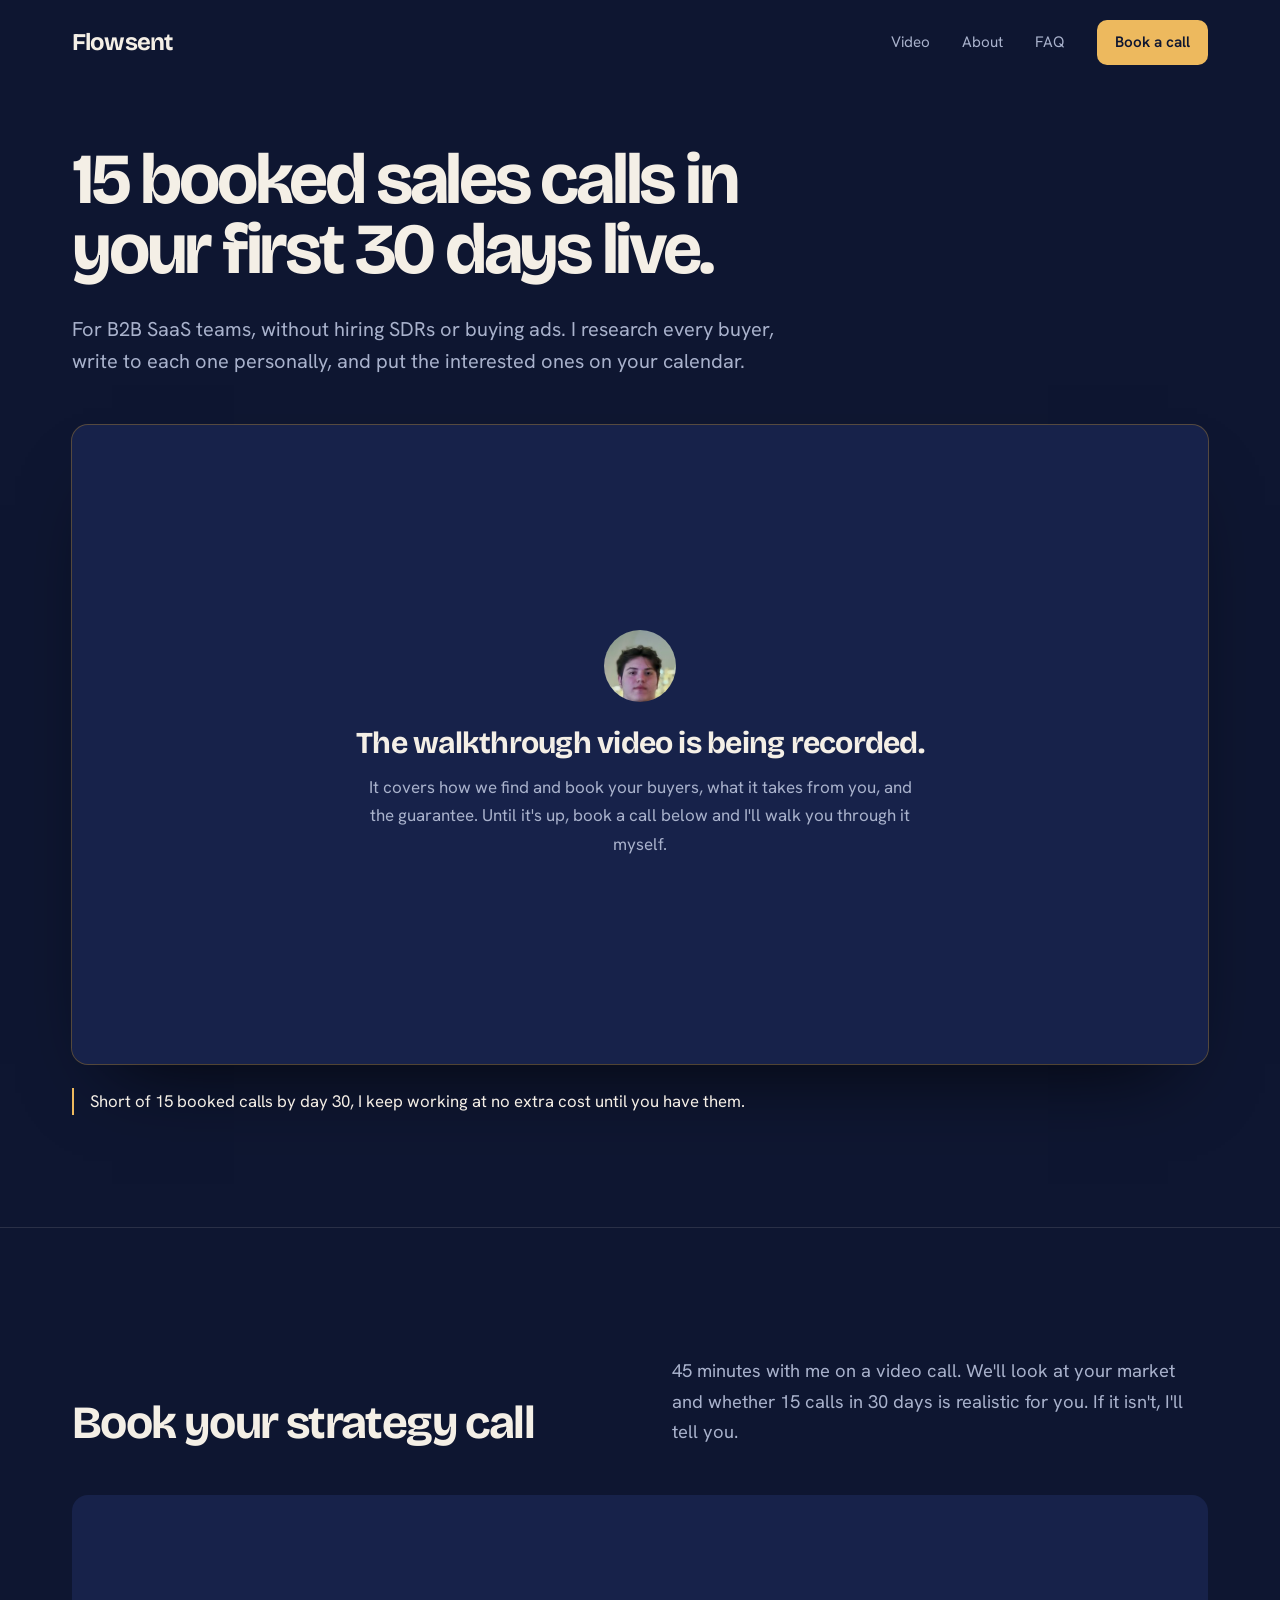
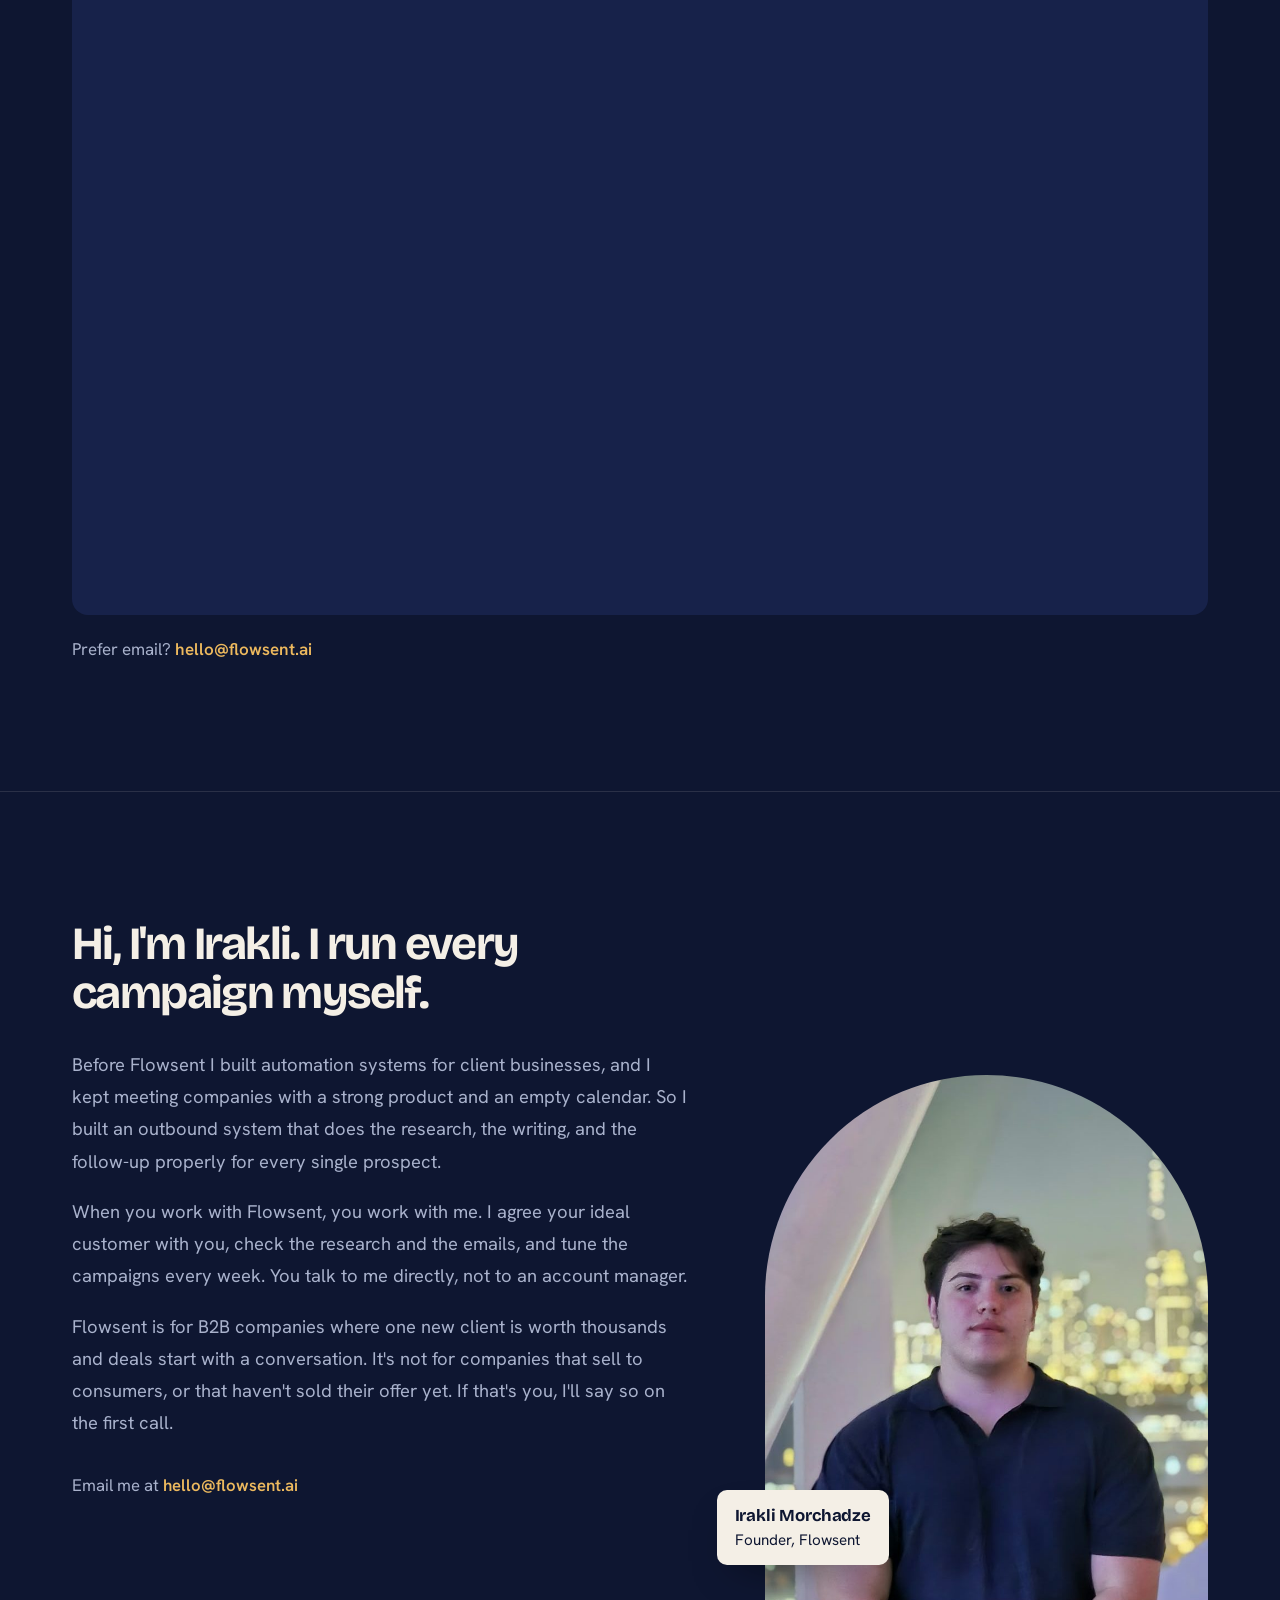
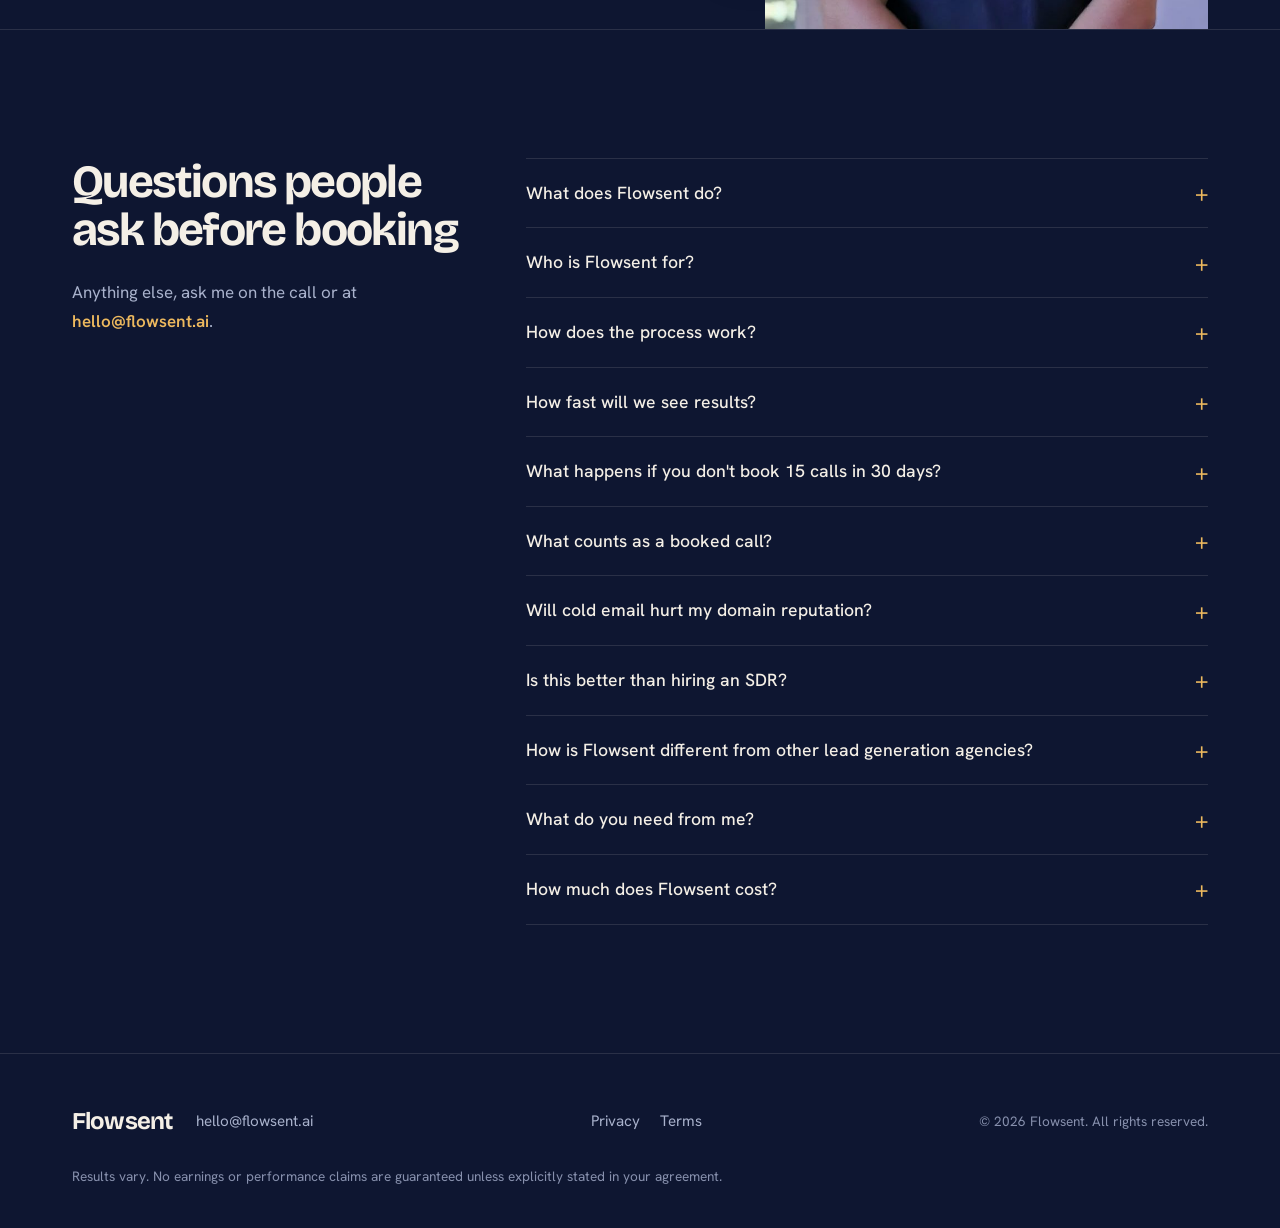
<file: index.html>
<!DOCTYPE html>
<html lang="en">
<head>
  <meta charset="UTF-8">
  <meta name="viewport" content="width=device-width, initial-scale=1.0">
  <title>Flowsent | 15 booked sales calls in your first 30 days live</title>
  <meta name="description" content="Done-for-you cold email for B2B SaaS. 15 booked sales calls in your first 30 days live, or we keep working at no extra cost until you have them.">
  <meta name="author" content="Irakli Morchadze">
  <meta name="robots" content="index, follow, max-image-preview:large, max-snippet:-1">
  <link rel="canonical" href="https://flowsent.ai/">
  <meta name="theme-color" content="#0E1631">
  <meta property="og:type" content="website">
  <meta property="og:site_name" content="Flowsent">
  <meta property="og:locale" content="en_US">
  <meta property="og:url" content="https://flowsent.ai/">
  <meta property="og:title" content="Flowsent | 15 booked sales calls in your first 30 days live">
  <meta property="og:description" content="Done-for-you cold email for B2B SaaS. We research every prospect, write to each one personally, and book the interested ones straight onto your calendar. You take the calls.">
  <meta property="og:image" content="https://flowsent.ai/og-image.png">
  <meta property="og:image:width" content="1200">
  <meta property="og:image:height" content="630">
  <meta property="og:image:alt" content="Flowsent: 15 booked sales calls in your first 30 days live">
  <meta name="twitter:card" content="summary_large_image">
  <meta name="twitter:title" content="Flowsent | 15 booked sales calls in your first 30 days live">
  <meta name="twitter:description" content="Done-for-you cold email for B2B SaaS. 15 booked sales calls in your first 30 days live, or we keep working at no extra cost until you have them.">
  <meta name="twitter:image" content="https://flowsent.ai/og-image.png">
  <link rel="icon" href="/favicon.svg" type="image/svg+xml">
  <link rel="apple-touch-icon" href="/apple-touch-icon.png">
  <link rel="preconnect" href="https://fonts.googleapis.com">
  <link rel="preconnect" href="https://fonts.gstatic.com" crossorigin>
  <link href="https://fonts.googleapis.com/css2?family=Bricolage+Grotesque:opsz,wght@12..96,500;12..96,700&family=Hanken+Grotesk:ital,wght@0,400;0,500;0,600;1,400;1,500&display=swap" rel="stylesheet">
  <link rel="stylesheet" href="styles.css">
  <!-- Structured data for search engines and AI answer engines. The FAQ text here must match the FAQ on the page word for word. -->
  <script type="application/ld+json">
  {
    "@context": "https://schema.org",
    "@graph": [
      {
        "@type": "WebSite",
        "@id": "https://flowsent.ai/#website",
        "url": "https://flowsent.ai/",
        "name": "Flowsent",
        "inLanguage": "en",
        "publisher": { "@id": "https://flowsent.ai/#organization" }
      },
      {
        "@type": "Organization",
        "@id": "https://flowsent.ai/#organization",
        "name": "Flowsent",
        "url": "https://flowsent.ai/",
        "logo": {
          "@type": "ImageObject",
          "url": "https://flowsent.ai/logo.png",
          "width": 512,
          "height": 512
        },
        "image": "https://flowsent.ai/og-image.png",
        "email": "hello@flowsent.ai",
        "slogan": "15 booked sales calls in your first 30 days live.",
        "description": "Flowsent is a done-for-you cold email service for B2B SaaS companies. It researches every prospect, writes to each one personally, answers the replies and books interested buyers onto the client's calendar, with a promise of 15 booked sales calls in the first 30 days live.",
        "founder": { "@id": "https://flowsent.ai/#founder" },
        "knowsAbout": ["Cold email", "B2B lead generation", "Outbound sales", "Appointment setting", "Email deliverability", "B2B SaaS sales"],
        "contactPoint": {
          "@type": "ContactPoint",
          "contactType": "sales",
          "email": "hello@flowsent.ai",
          "url": "https://flowsent.ai/#book"
        }
      },
      {
        "@type": "Person",
        "@id": "https://flowsent.ai/#founder",
        "name": "Irakli Morchadze",
        "jobTitle": "Founder",
        "url": "https://flowsent.ai/#about",
        "image": "https://flowsent.ai/irakli.jpg",
        "description": "Founder of Flowsent. Built automation systems for client businesses before starting Flowsent, and runs every Flowsent campaign himself.",
        "worksFor": { "@id": "https://flowsent.ai/#organization" }
      },
      {
        "@type": "Service",
        "@id": "https://flowsent.ai/#service",
        "name": "Done-for-you cold email for B2B SaaS",
        "serviceType": "Outbound lead generation and appointment setting",
        "provider": { "@id": "https://flowsent.ai/#organization" },
        "audience": { "@type": "BusinessAudience", "audienceType": "B2B SaaS companies" },
        "description": "Separate sending domains set up and warmed for two weeks, an agreed ideal customer and target list, research and fit scoring on every prospect, one personal email per person, reply handling within minutes, and booked calls on the client's calendar. Guarantee: 15 booked sales calls in the first 30 days live, or work continues at no extra cost until there are 15."
      },
      {
        "@type": ["WebPage", "FAQPage"],
        "@id": "https://flowsent.ai/#webpage",
        "url": "https://flowsent.ai/",
        "name": "Flowsent | 15 booked sales calls in your first 30 days live",
        "inLanguage": "en",
        "dateModified": "2026-10-15",
        "isPartOf": { "@id": "https://flowsent.ai/#website" },
        "about": { "@id": "https://flowsent.ai/#organization" },
        "mainEntity": [
          {
            "@type": "Question",
            "name": "What does Flowsent do?",
            "acceptedAnswer": { "@type": "Answer", "text": "Flowsent books sales calls for B2B SaaS companies with personal cold email, done for you. We find the companies that match your ideal customer, research each person, write to them one by one, answer the replies, and put the interested ones on your calendar. The promise is 15 booked sales calls in your first 30 days live." }
          },
          {
            "@type": "Question",
            "name": "Who is Flowsent for?",
            "acceptedAnswer": { "@type": "Answer", "text": "B2B companies where one new client is worth thousands and deals start with a conversation, starting with B2B SaaS. It's not a fit if you sell to consumers or haven't sold your offer yet, because booked calls aren't your bottleneck then. If that's you, we'll say so on the first call." }
          },
          {
            "@type": "Question",
            "name": "How does the process work?",
            "acceptedAnswer": { "@type": "Answer", "text": "There are two stages. For the first two weeks we set up separate sending domains and inboxes, warm them up, agree on your ideal customer with you and build the list. Then we launch, and three systems do the work. The ICP Engine researches and scores every prospect. The Personalization Engine writes each one a personal email. The Custom Response System answers interested replies within minutes and books the call." }
          },
          {
            "@type": "Question",
            "name": "How fast will we see results?",
            "acceptedAnswer": { "@type": "Answer", "text": "Calls start once we launch, two weeks after you sign. Those two weeks are for setup and inbox warm-up, because skipping them is how emails end up in spam. Your 30-day clock starts on launch day, and the guarantee is 15 booked calls within those 30 days." }
          },
          {
            "@type": "Question",
            "name": "What happens if you don't book 15 calls in 30 days?",
            "acceptedAnswer": { "@type": "Answer", "text": "We keep working at no extra cost until you have all 15. If you'd like that in writing, we add it to your agreement before you sign." }
          },
          {
            "@type": "Question",
            "name": "What counts as a booked call?",
            "acceptedAnswer": { "@type": "Answer", "text": "A decision maker at a company that matches the ideal customer we agree on together, booked on your calendar. The 30 days start on launch day, after the two-week setup." }
          },
          {
            "@type": "Question",
            "name": "Will cold email hurt my domain reputation?",
            "acceptedAnswer": { "@type": "Answer", "text": "No. We send from separate domains that we buy, warm up, and monitor. Your main domain never sends a cold email, so its reputation is never at risk." }
          },
          {
            "@type": "Question",
            "name": "Is this better than hiring an SDR?",
            "acceptedAnswer": { "@type": "Answer", "text": "It's faster to start and carries less risk. A full-time SDR costs close to $100k a year with benefits and tools, takes three to six months to ramp, and if they leave, you start over. With Flowsent you pay one monthly fee, with no salaries and no ad spend, and calls start after a two-week build." }
          },
          {
            "@type": "Question",
            "name": "How is Flowsent different from other lead generation agencies?",
            "acceptedAnswer": { "@type": "Answer", "text": "Most agencies buy a list, send one template to everyone, and hand you a spreadsheet of leads. We research every prospect, write to each one personally, answer replies within minutes, and book the calls for you. And we guarantee the number." }
          },
          {
            "@type": "Question",
            "name": "What do you need from me?",
            "acceptedAnswer": { "@type": "Answer", "text": "About 30 minutes for the intake form, one strategy session, and a quick approval of the messaging before launch. After that, your job is to show up to the calls." }
          },
          {
            "@type": "Question",
            "name": "How much does Flowsent cost?",
            "acceptedAnswer": { "@type": "Answer", "text": "It depends on your market and how many people we need to reach. We work that out on the first call, then walk you through a plan with exact pricing on a short follow-up call." }
          }
        ]
      }
    ]
  }
  </script>
</head>
<body>

  <a class="skip-link" href="#main">Skip to content</a>

  <!-- Navigation -->
  <nav class="nav" id="nav">
    <div class="nav__inner">
      <a href="#hero" class="nav__logo">Flowsent</a>
      <div class="nav__links">
        <a href="#video">Video</a>
        <a href="#about">About</a>
        <a href="#faq">FAQ</a>
        <a href="#book" class="btn btn--small">Book a call</a>
      </div>
      <button class="nav__hamburger" id="hamburger" aria-label="Open menu" aria-expanded="false" aria-controls="mobileMenu">
        <span></span><span></span><span></span>
      </button>
    </div>
    <!-- Mobile menu -->
    <div class="mobile-menu" id="mobileMenu">
      <a href="#video">Video</a>
      <a href="#about">About</a>
      <a href="#faq">FAQ</a>
      <a href="#book" class="btn">Book a call</a>
    </div>
  </nav>

  <main id="main">

  <!-- Hero: headline, subheadline, video -->
  <section class="hero" id="hero">
    <div class="container">
      <h1 class="hero__title">15 booked sales calls in your first 30 days live.</h1>
      <p class="hero__sub">For B2B SaaS teams, without hiring SDRs or buying ads. I research every buyer, write to each one personally, and put the interested ones on your calendar.</p>

      <!-- Video -->
      <div class="vsl" id="video">
        <div class="vsl__pending">
          <img src="irakli-face.jpg" width="160" height="160" alt="">
          <p class="vsl__title">The walkthrough video is being recorded.</p>
          <p>It covers how we find and book your buyers, what it takes from you, and the guarantee. Until it's up, book a call below and I'll walk you through it myself.</p>
        </div>
      </div>
      <p class="vsl__guarantee">Short of 15 booked calls by day 30, I keep working at no extra cost until you have them.</p>
    </div>
  </section>

  <!-- Book a call -->
  <section class="section book" id="book">
    <div class="container">
      <div class="book__head">
        <h2 class="section-title">Book your strategy call</h2>
        <p>45 minutes with me on a video call. We'll look at your market and whether 15 calls in 30 days is realistic for you. If it isn't, I'll tell you.</p>
      </div>
      <div class="book__calendly">
        <iframe
          src="https://calendly.com/iraklimorchadze0/30min?embed_domain=flowsent.ai&amp;embed_type=Inline&amp;hide_gdpr_banner=1&amp;background_color=17224a&amp;text_color=f4efe6&amp;primary_color=edb95e"
          title="Book a call with Flowsent"
          loading="lazy"></iframe>
      </div>
      <p class="book__note">Prefer email? <a href="mailto:hello@flowsent.ai">hello@flowsent.ai</a></p>
    </div>
  </section>

  <!-- About the founder -->
  <section class="section about" id="about">
    <div class="container about__inner">
      <div class="about__text">
        <h2 class="section-title">Hi, I'm Irakli. I run every campaign myself.</h2>
        <p>Before Flowsent I built automation systems for client businesses, and I kept meeting companies with a strong product and an empty calendar. So I built an outbound system that does the research, the writing, and the follow-up properly for every single prospect.</p>
        <p>When you work with Flowsent, you work with me. I agree your ideal customer with you, check the research and the emails, and tune the campaigns every week. You talk to me directly, not to an account manager.</p>
        <p>Flowsent is for B2B companies where one new client is worth thousands and deals start with a conversation. It's not for companies that sell to consumers, or that haven't sold their offer yet. If that's you, I'll say so on the first call.</p>
        <p class="about__contact">Email me at <a href="mailto:hello@flowsent.ai">hello@flowsent.ai</a></p>
      </div>
      <figure class="portrait">
        <img src="irakli.jpg" width="800" height="1000" alt="Irakli Morchadze, founder of Flowsent" loading="lazy">
        <figcaption><b>Irakli Morchadze</b>Founder, Flowsent</figcaption>
      </figure>
    </div>
  </section>

  <!-- FAQ -->
  <section class="section faq" id="faq">
    <div class="container faq__inner">
      <div class="faq__intro">
        <h2 class="section-title">Questions people ask before booking</h2>
        <p>Anything else, ask me on the call or at <a href="mailto:hello@flowsent.ai">hello@flowsent.ai</a>.</p>
      </div>
      <div class="faq__list">
        <details class="faq__item">
          <summary><h3>What does Flowsent do?</h3></summary>
          <p>Flowsent books sales calls for B2B SaaS companies with personal cold email, done for you. We find the companies that match your ideal customer, research each person, write to them one by one, answer the replies, and put the interested ones on your calendar. The promise is 15 booked sales calls in your first 30 days live.</p>
        </details>
        <details class="faq__item">
          <summary><h3>Who is Flowsent for?</h3></summary>
          <p>B2B companies where one new client is worth thousands and deals start with a conversation, starting with B2B SaaS. It's not a fit if you sell to consumers or haven't sold your offer yet, because booked calls aren't your bottleneck then. If that's you, we'll say so on the first call.</p>
        </details>
        <details class="faq__item">
          <summary><h3>How does the process work?</h3></summary>
          <p>There are two stages. For the first two weeks we set up separate sending domains and inboxes, warm them up, agree on your ideal customer with you and build the list. Then we launch, and three systems do the work. The ICP Engine researches and scores every prospect. The Personalization Engine writes each one a personal email. The Custom Response System answers interested replies within minutes and books the call.</p>
        </details>
        <details class="faq__item">
          <summary><h3>How fast will we see results?</h3></summary>
          <p>Calls start once we launch, two weeks after you sign. Those two weeks are for setup and inbox warm-up, because skipping them is how emails end up in spam. Your 30-day clock starts on launch day, and the guarantee is 15 booked calls within those 30 days.</p>
        </details>
        <details class="faq__item">
          <summary><h3>What happens if you don't book 15 calls in 30 days?</h3></summary>
          <p>We keep working at no extra cost until you have all 15. If you'd like that in writing, we add it to your agreement before you sign.</p>
        </details>
        <details class="faq__item">
          <summary><h3>What counts as a booked call?</h3></summary>
          <p>A decision maker at a company that matches the ideal customer we agree on together, booked on your calendar. The 30 days start on launch day, after the two-week setup.</p>
        </details>
        <details class="faq__item">
          <summary><h3>Will cold email hurt my domain reputation?</h3></summary>
          <p>No. We send from separate domains that we buy, warm up, and monitor. Your main domain never sends a cold email, so its reputation is never at risk.</p>
        </details>
        <details class="faq__item">
          <summary><h3>Is this better than hiring an SDR?</h3></summary>
          <p>It's faster to start and carries less risk. A full-time SDR costs close to $100k a year with benefits and tools, takes three to six months to ramp, and if they leave, you start over. With Flowsent you pay one monthly fee, with no salaries and no ad spend, and calls start after a two-week build.</p>
        </details>
        <details class="faq__item">
          <summary><h3>How is Flowsent different from other lead generation agencies?</h3></summary>
          <p>Most agencies buy a list, send one template to everyone, and hand you a spreadsheet of leads. We research every prospect, write to each one personally, answer replies within minutes, and book the calls for you. And we guarantee the number.</p>
        </details>
        <details class="faq__item">
          <summary><h3>What do you need from me?</h3></summary>
          <p>About 30 minutes for the intake form, one strategy session, and a quick approval of the messaging before launch. After that, your job is to show up to the calls.</p>
        </details>
        <details class="faq__item">
          <summary><h3>How much does Flowsent cost?</h3></summary>
          <p>It depends on your market and how many people we need to reach. We work that out on the first call, then walk you through a plan with exact pricing on a short follow-up call.</p>
        </details>
      </div>
    </div>
  </section>

  </main>

  <!-- Footer -->
  <footer class="footer">
    <div class="container footer__inner">
      <div class="footer__brand">
        <a href="#hero" class="nav__logo">Flowsent</a>
        <a class="footer__email" href="mailto:hello@flowsent.ai">hello@flowsent.ai</a>
      </div>
      <nav class="footer__links" aria-label="Legal">
        <a href="/privacy/">Privacy</a>
        <a href="/terms/">Terms</a>
      </nav>
      <p class="footer__copy">&copy; 2026 Flowsent. All rights reserved.</p>
    </div>
    <div class="container">
      <p class="footer__legal">Results vary. No earnings or performance claims are guaranteed unless explicitly stated in your agreement.</p>
    </div>
  </footer>

  <script src="script.js"></script>
</body>
</html>
</file>
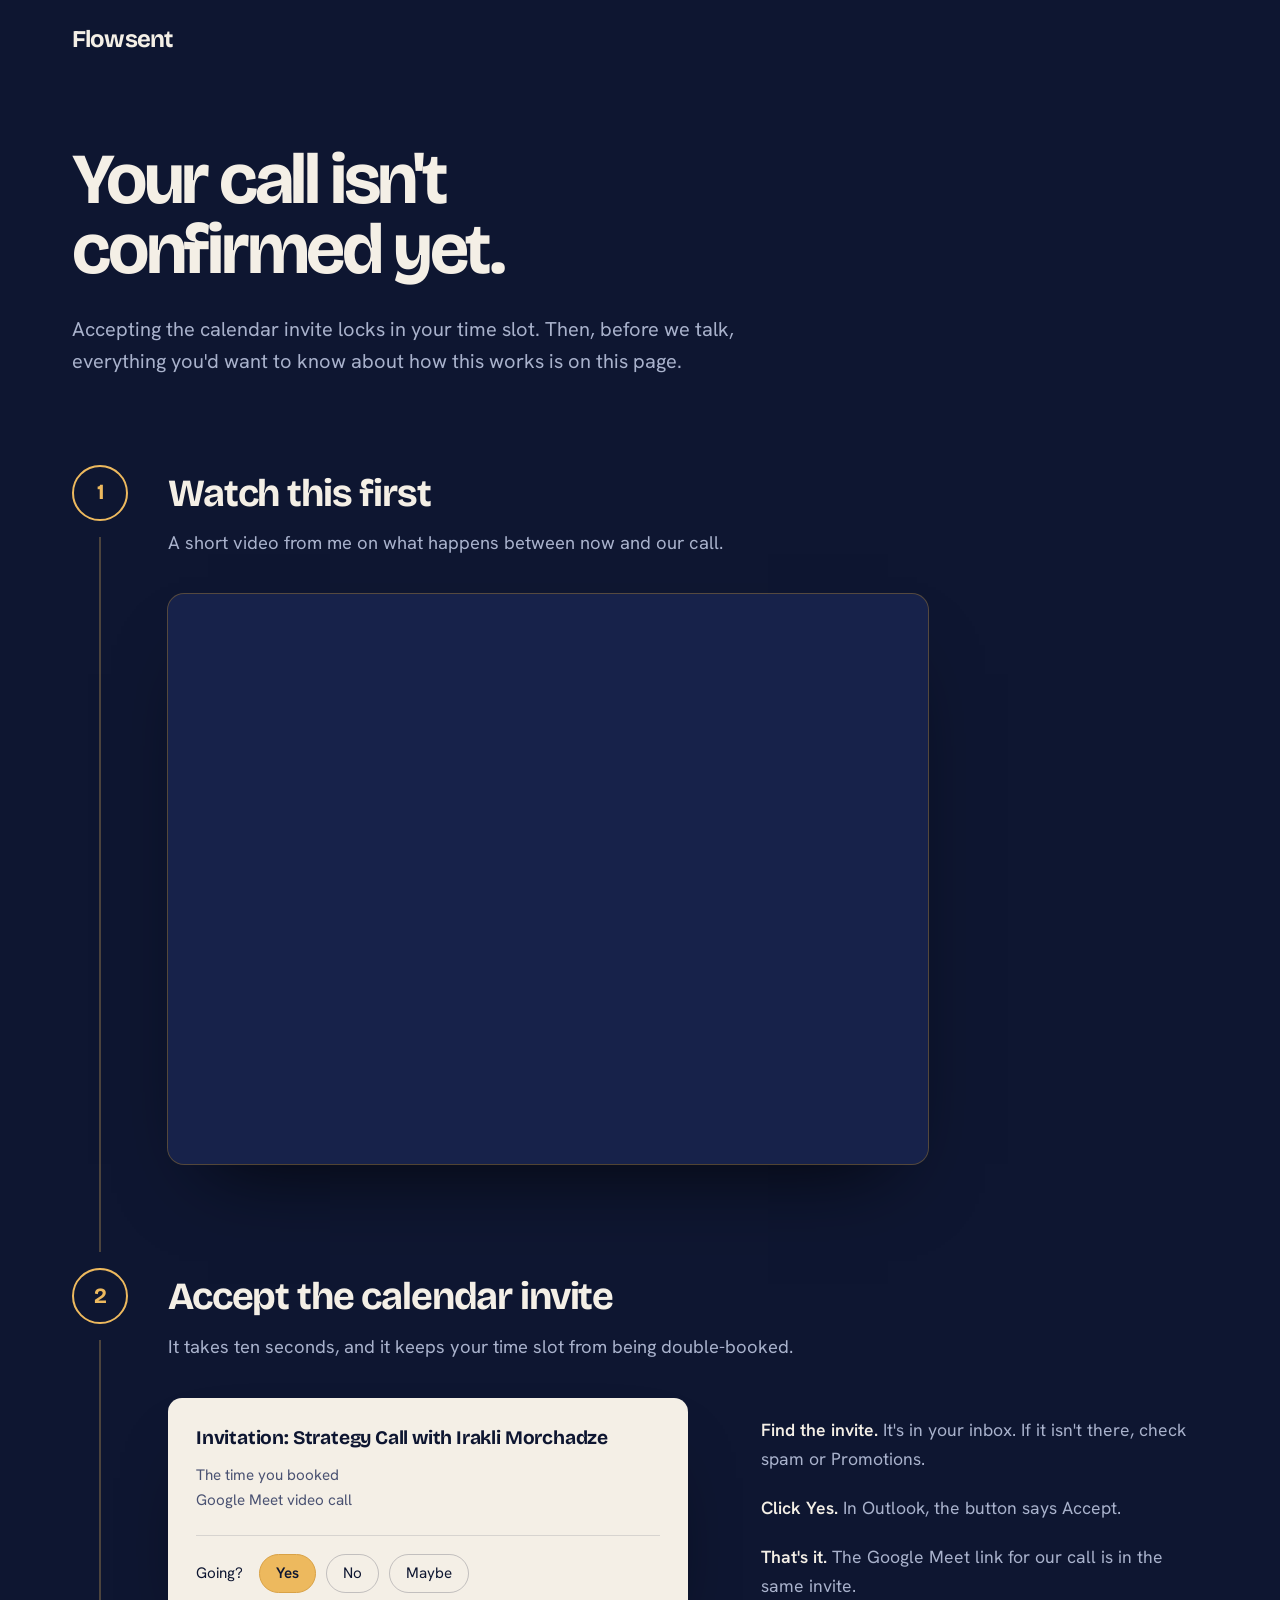
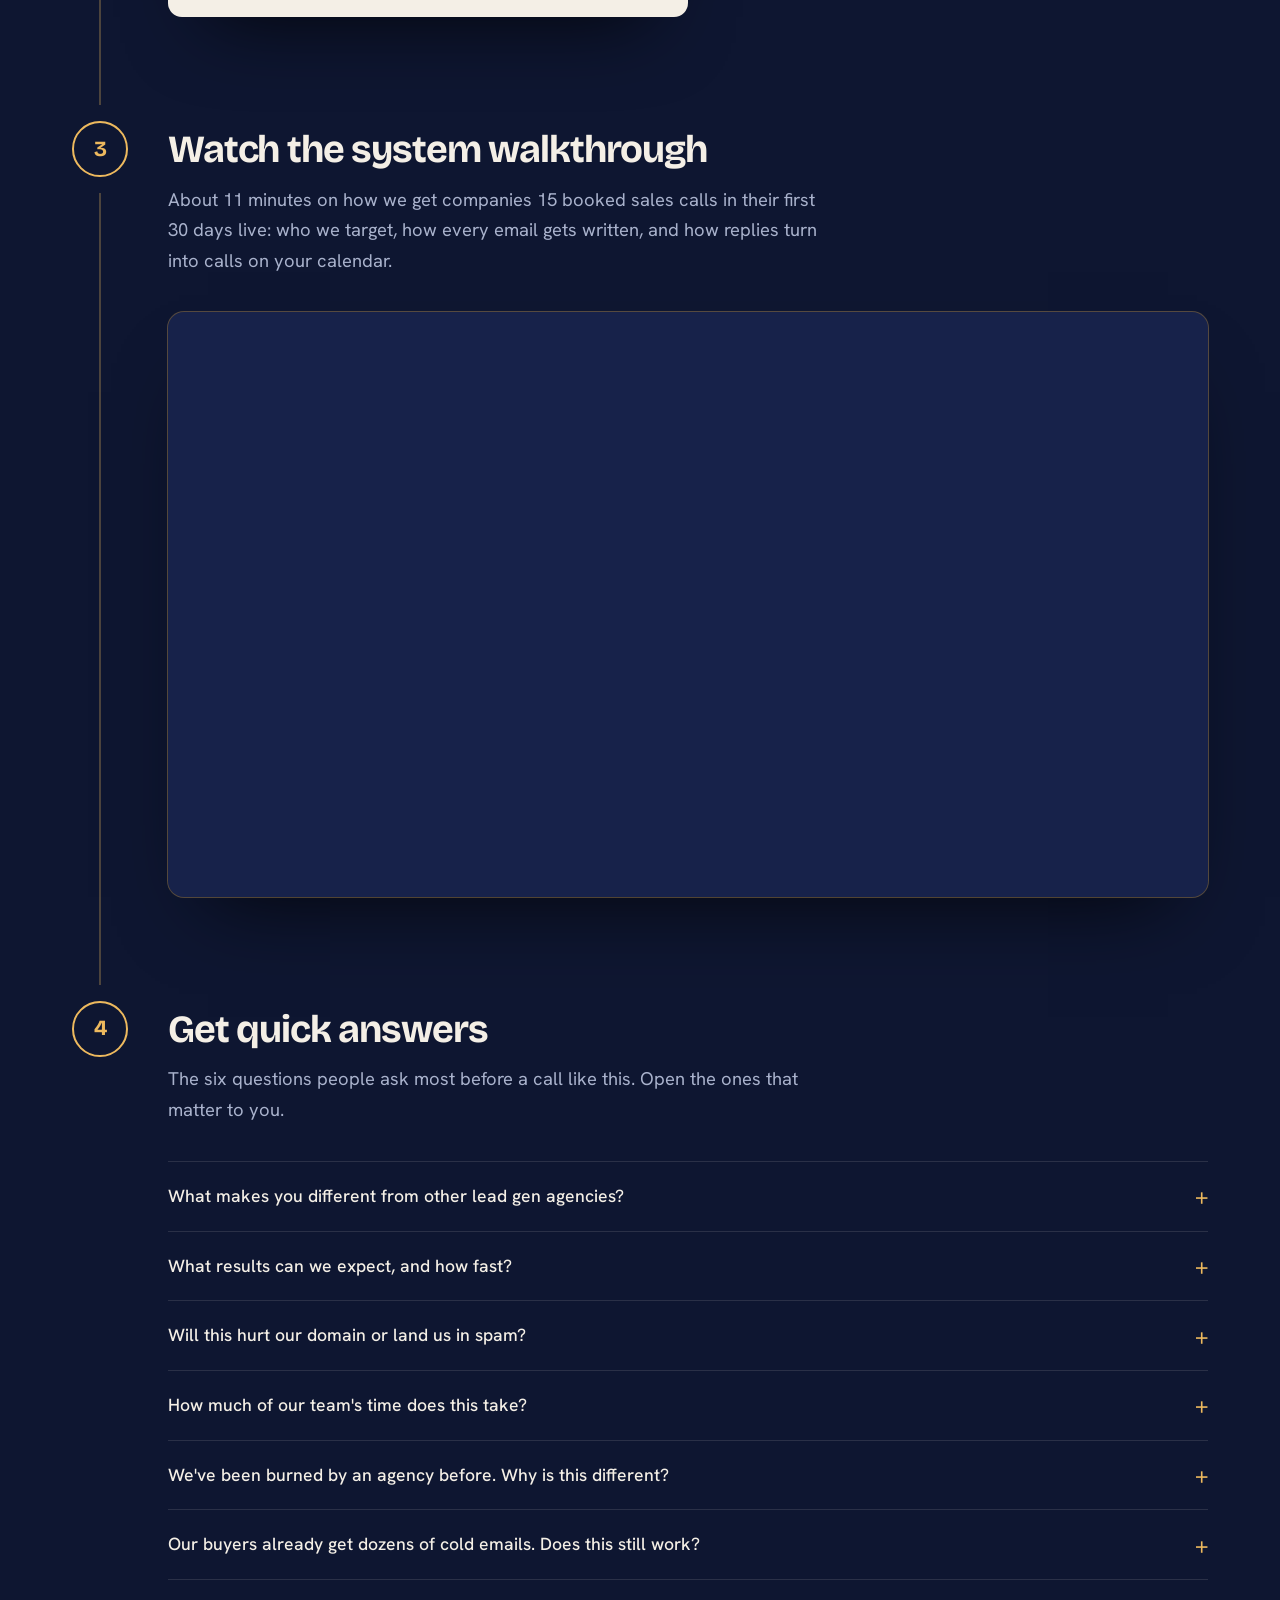
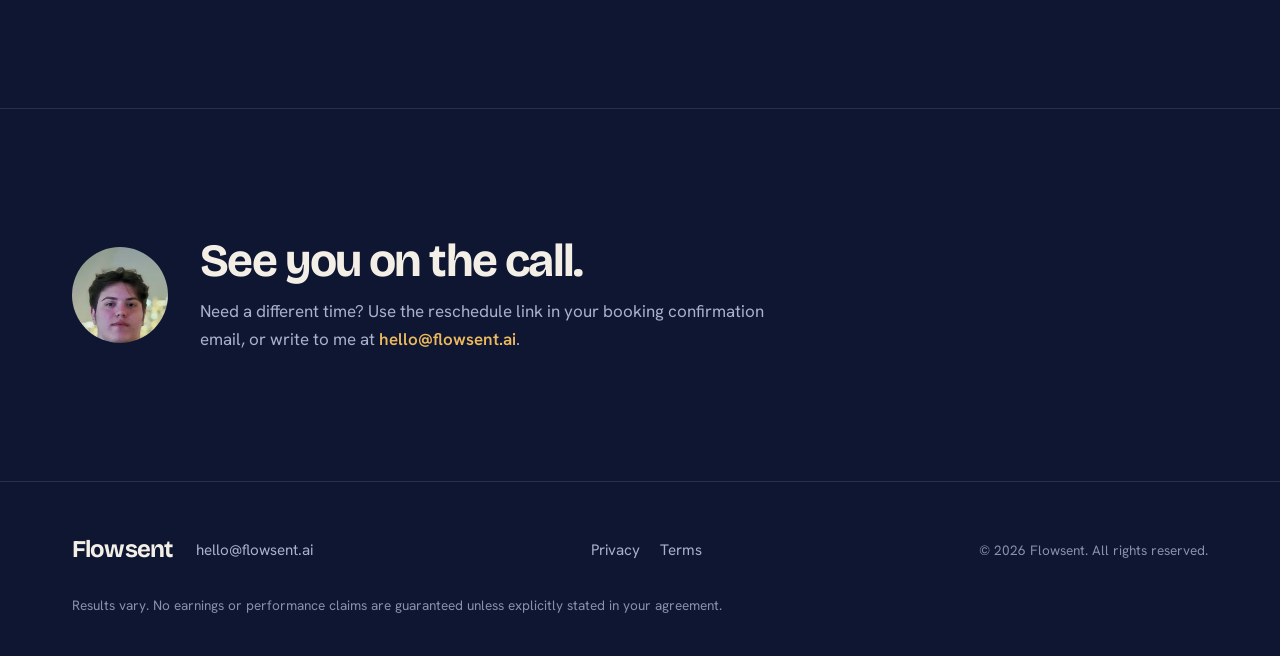
<file: pre-call/index.html>
<!DOCTYPE html>
<html lang="en">
<head>
  <meta charset="UTF-8">
  <meta name="viewport" content="width=device-width, initial-scale=1.0">
  <title>Your call isn't confirmed yet | Flowsent</title>
  <meta name="description" content="Confirm your strategy call with Flowsent, then watch the system walkthrough and the quick answers before we talk.">
  <!-- Hidden page: Calendly redirects here after a booking, and it's sent to people booked by hand. Not linked from the site, not in the sitemap. -->
  <meta name="robots" content="noindex, nofollow">
  <meta name="theme-color" content="#0E1631">
  <link rel="icon" href="/favicon.svg" type="image/svg+xml">
  <link rel="apple-touch-icon" href="/apple-touch-icon.png">
  <link rel="preconnect" href="https://fonts.googleapis.com">
  <link rel="preconnect" href="https://fonts.gstatic.com" crossorigin>
  <link href="https://fonts.googleapis.com/css2?family=Bricolage+Grotesque:opsz,wght@12..96,500;12..96,700&family=Hanken+Grotesk:ital,wght@0,400;0,500;0,600;1,400;1,500&display=swap" rel="stylesheet">
  <link rel="stylesheet" href="/styles.css">
</head>
<body>

  <a class="skip-link" href="#main">Skip to content</a>

  <!-- Navigation: no booking button, they've already booked -->
  <nav class="nav" id="nav">
    <div class="nav__inner">
      <a href="/" class="nav__logo">Flowsent</a>
    </div>
  </nav>

  <main id="main">

  <!-- Headline: the one thing to do right now -->
  <section class="hero precall-hero">
    <div class="container">
      <h1 class="hero__title">Your call isn't confirmed yet.</h1>
      <p class="hero__sub">Accepting the calendar invite locks in your time slot. Then, before we talk, everything you'd want to know about how this works is on this page.</p>
      <p class="precall-booked" id="bookedTime" hidden></p>
    </div>
  </section>

  <!-- The steps, in the order the welcome video names them -->
  <section class="precall-steps">
    <div class="container">
      <ol class="steps">

        <li class="step" id="welcome">
          <span class="step__num" aria-hidden="true">1</span>
          <div>
            <h2 class="step__title">Watch this first</h2>
            <p class="step__lede">A short video from me on what happens between now and our call.</p>
            <div class="vsl vsl--4x3">
              <iframe src="https://fast.wistia.net/embed/iframe/0uloawj8ze?seo=false&amp;playerColor=EDB95E" title="Welcome from Irakli: what happens before our call" allow="autoplay; fullscreen" allowfullscreen loading="lazy"></iframe>
            </div>
          </div>
        </li>

        <li class="step" id="confirm">
          <span class="step__num" aria-hidden="true">2</span>
          <div>
            <h2 class="step__title">Accept the calendar invite</h2>
            <p class="step__lede">It takes ten seconds, and it keeps your time slot from being double-booked.</p>
            <div class="invite">
              <div class="invite__card" role="img" aria-label="A calendar invite for the strategy call, with the Yes button highlighted">
                <p class="invite__subject">Invitation: Strategy Call with Irakli Morchadze</p>
                <p class="invite__meta" data-booked-time>The time you booked</p>
                <p class="invite__meta">Google Meet video call</p>
                <div class="invite__rsvp">
                  <span>Going?</span>
                  <span class="invite__choice invite__choice--yes">Yes</span>
                  <span class="invite__choice">No</span>
                  <span class="invite__choice">Maybe</span>
                </div>
              </div>
              <ul class="invite__how">
                <li><b>Find the invite.</b> It's in your inbox. If it isn't there, check spam or Promotions.</li>
                <li><b>Click Yes.</b> In Outlook, the button says Accept.</li>
                <li><b>That's it.</b> The Google Meet link for our call is in the same invite.</li>
              </ul>
            </div>
          </div>
        </li>

        <li class="step" id="walkthrough">
          <span class="step__num" aria-hidden="true">3</span>
          <div>
            <h2 class="step__title">Watch the system walkthrough</h2>
            <p class="step__lede">About 11 minutes on how we get companies 15 booked sales calls in their first 30 days live: who we target, how every email gets written, and how replies turn into calls on your calendar.</p>
            <div class="vsl">
              <iframe src="https://fast.wistia.net/embed/iframe/zowt2p1omp?seo=false&amp;playerColor=EDB95E" title="System walkthrough: how we book 15 sales calls in 30 days" allow="autoplay; fullscreen" allowfullscreen loading="lazy"></iframe>
            </div>
          </div>
        </li>

        <li class="step" id="answers">
          <span class="step__num" aria-hidden="true">4</span>
          <div>
            <h2 class="step__title">Get quick answers</h2>
            <p class="step__lede">The six questions people ask most before a call like this. Open the ones that matter to you.</p>
            <!-- Keep this order: the walkthrough's last slide lists the questions the same way.
                 A video for an answer goes in a <div class="vsl"> right after that answer's </summary>. -->
            <div class="answers">
              <details class="faq__item">
                <summary><h3>What makes you different from other lead gen agencies?</h3></summary>
                <p>You get booked calls, not a list of leads. A lot of agencies hand you a spreadsheet of "interested" contacts and leave the rest to you. We handle every reply ourselves, answer the questions, and a call only counts once it's on your calendar.</p>
                <p>We also do the research before we write: every prospect is checked against your ideal customer first, and every email opens with something specific to that one person. And you work with me. I'm on your strategy call and I run your campaigns after it, with no hand-off to an account manager you've never met. If you don't have 15 booked calls by day 30 of launch, I keep working at no extra cost until you do.</p>
              </details>
              <details class="faq__item">
                <summary><h3>What results can we expect, and how fast?</h3></summary>
                <p>Fifteen booked calls with qualified buyers in your first 30 days live. The first two weeks are setup: we agree on your ideal customer and your messaging, and we warm up the inboxes we send from so the emails land. Nothing goes out to prospects during that time. Then we launch, and that's day one of your 30 days.</p>
                <p>A booked call means a decision maker at a company that matches the ideal customer we agreed on, booked on your calendar. Not a lead, and not someone who said "maybe". If you're short of 15 on day 30, I keep working at no extra cost until you have all 15.</p>
              </details>
              <details class="faq__item">
                <summary><h3>Will this hurt our domain or land us in spam?</h3></summary>
                <p>No. Your main domain never sends a single cold email. Before launch we set up separate domains, close variations of your company name, each with its own inboxes, and warm them up for two weeks so inbox providers learn to trust them before any cold email goes out.</p>
                <p>Once we're live, each inbox sends only a small number of emails a day and we watch how they land. If one starts to slip, we pause it and the others carry on. Even if a sending domain ever had a problem, it couldn't touch the address your clients and your team use. The emails help too: templates sent to thousands of people get flagged, while researched, personal emails get replies.</p>
              </details>
              <details class="faq__item">
                <summary><h3>How much of our team's time does this take?</h3></summary>
                <p>Very little, and almost all of it in the first two weeks. You fill in an intake form, about 30 minutes, so I understand your product, your best customers and how you sell. Then we do one strategy session to pin down your ideal customer and your messaging, and you approve the messaging before anything goes out.</p>
                <p>Everything else is on our side: the domains, the inboxes, the research, the emails and every reply. After launch, your part is to show up to the calls and close them. You're notified every time a call books, and once a week we go through the numbers together.</p>
              </details>
              <details class="faq__item">
                <summary><h3>We've been burned by an agency before. Why is this different?</h3></summary>
                <p>When an agency goes wrong, it's usually one of three things: the sending was set up badly so everything went to spam, they sent one template to a bought list, or they handed you a spreadsheet of "leads" and called that a result. We built around all three.</p>
                <p>We send from separate domains that we warm up for two weeks. Every prospect is checked against your ideal customer, and every email is written around that person. You approve the messaging before anything goes out, and a call only counts once it's booked on your calendar. If we fall short of 15 by day 30 of launch, I keep working at no extra cost until you have them. On the call, tell me what went wrong last time: it will show us quickly whether this is different for you.</p>
              </details>
              <details class="faq__item">
                <summary><h3>Our buyers already get dozens of cold emails. Does this still work?</h3></summary>
                <p>Yes, and the reason they get so many is the reason ours stand out. Most of those emails are one template sent to thousands of people, and a busy founder spots one in about two seconds.</p>
                <p>Ours start somewhere else. First we check that the person actually fits your ideal customer. Then we read up on them: a podcast they were on, something they posted, something their company just shipped. The email opens with that, so it reads like it was written for them, because it was. When everything else in the inbox looks the same, the one email that's clearly about them is the one they answer. If you booked this call from one of our emails, you've already seen it work once.</p>
              </details>
            </div>
          </div>
        </li>

      </ol>
    </div>
  </section>

  <section class="section precall-end">
    <div class="container precall-end__inner">
      <img src="/irakli-face.jpg" width="160" height="160" alt="Irakli Morchadze">
      <div>
        <h2 class="section-title">See you on the call.</h2>
        <p>Need a different time? Use the reschedule link in your booking confirmation email, or write to me at <a href="mailto:hello@flowsent.ai">hello@flowsent.ai</a>.</p>
      </div>
    </div>
  </section>

  </main>

  <!-- Footer -->
  <footer class="footer">
    <div class="container footer__inner">
      <div class="footer__brand">
        <a href="/" class="nav__logo">Flowsent</a>
        <a class="footer__email" href="mailto:hello@flowsent.ai">hello@flowsent.ai</a>
      </div>
      <nav class="footer__links" aria-label="Legal">
        <a href="/privacy/">Privacy</a>
        <a href="/terms/">Terms</a>
      </nav>
      <p class="footer__copy">&copy; 2026 Flowsent. All rights reserved.</p>
    </div>
    <div class="container">
      <p class="footer__legal">Results vary. No earnings or performance claims are guaranteed unless explicitly stated in your agreement.</p>
    </div>
  </footer>

  <script src="/script.js"></script>
</body>
</html>
</file>
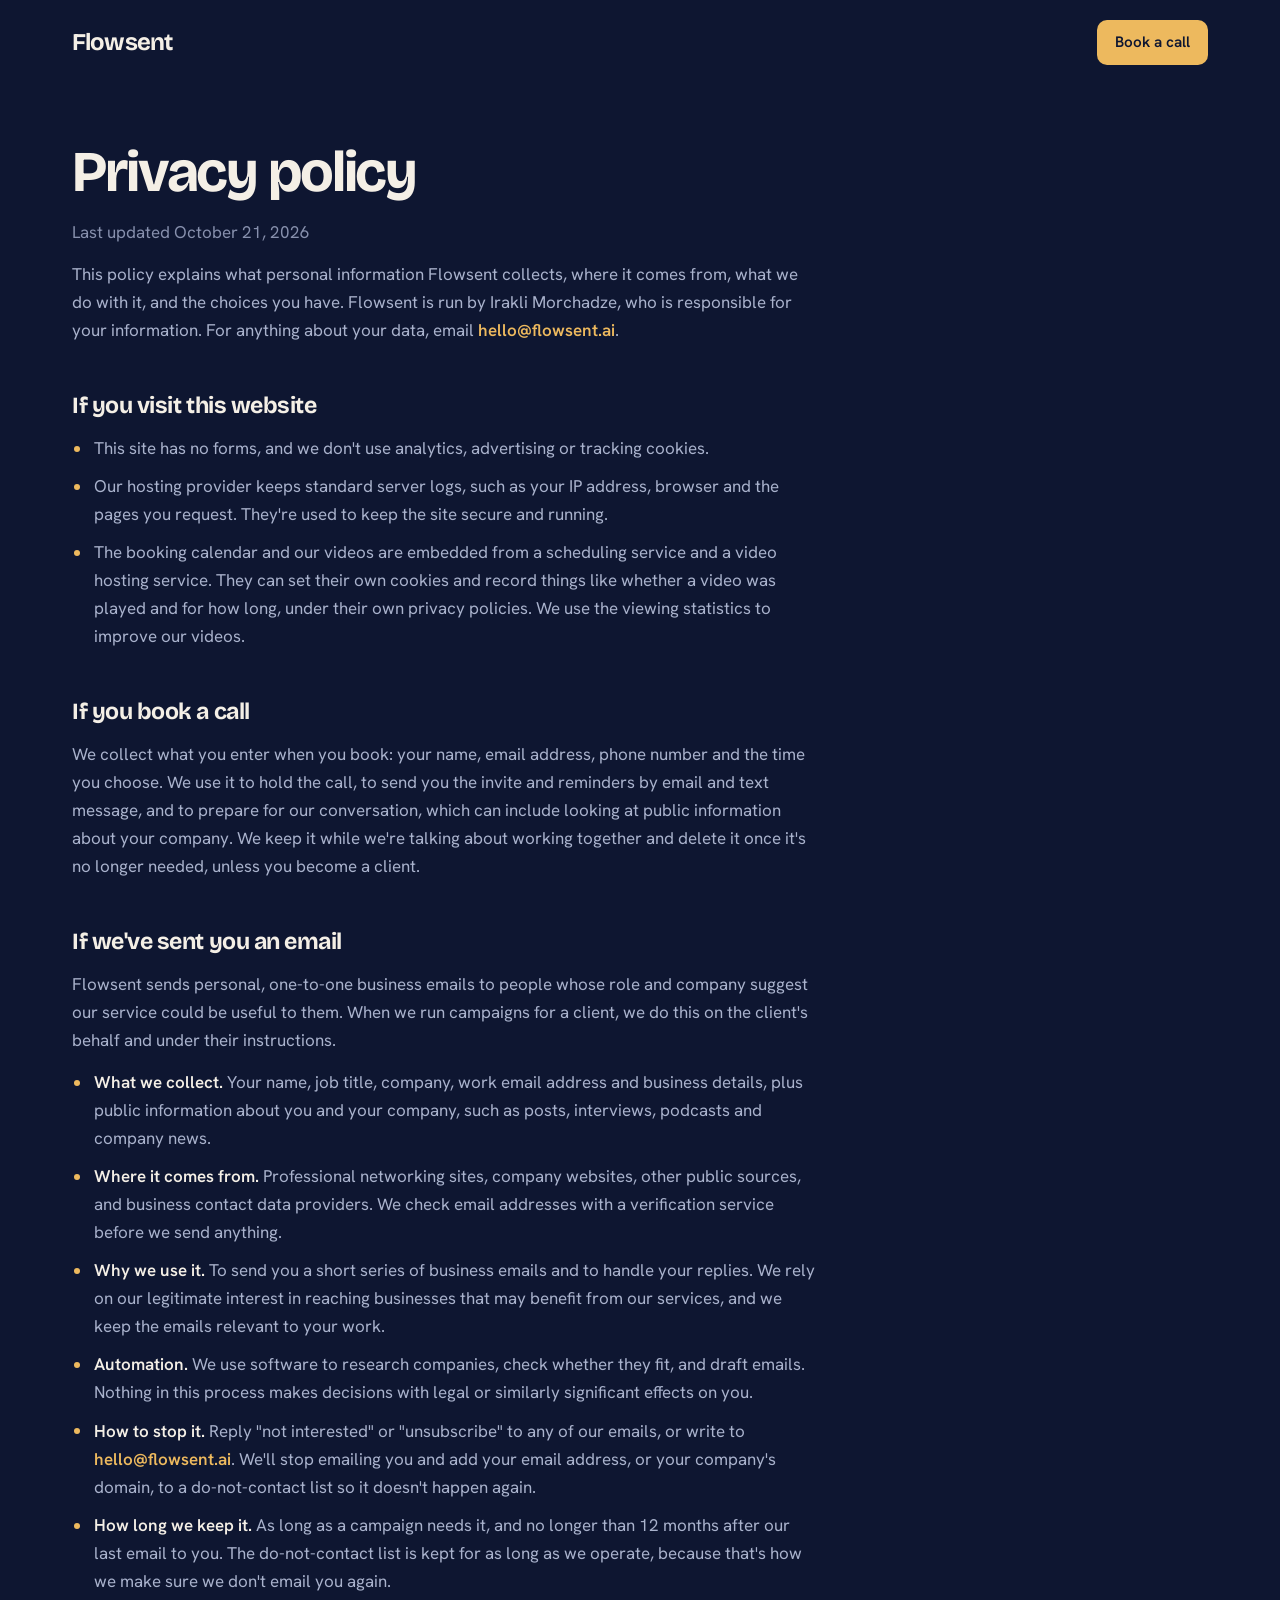
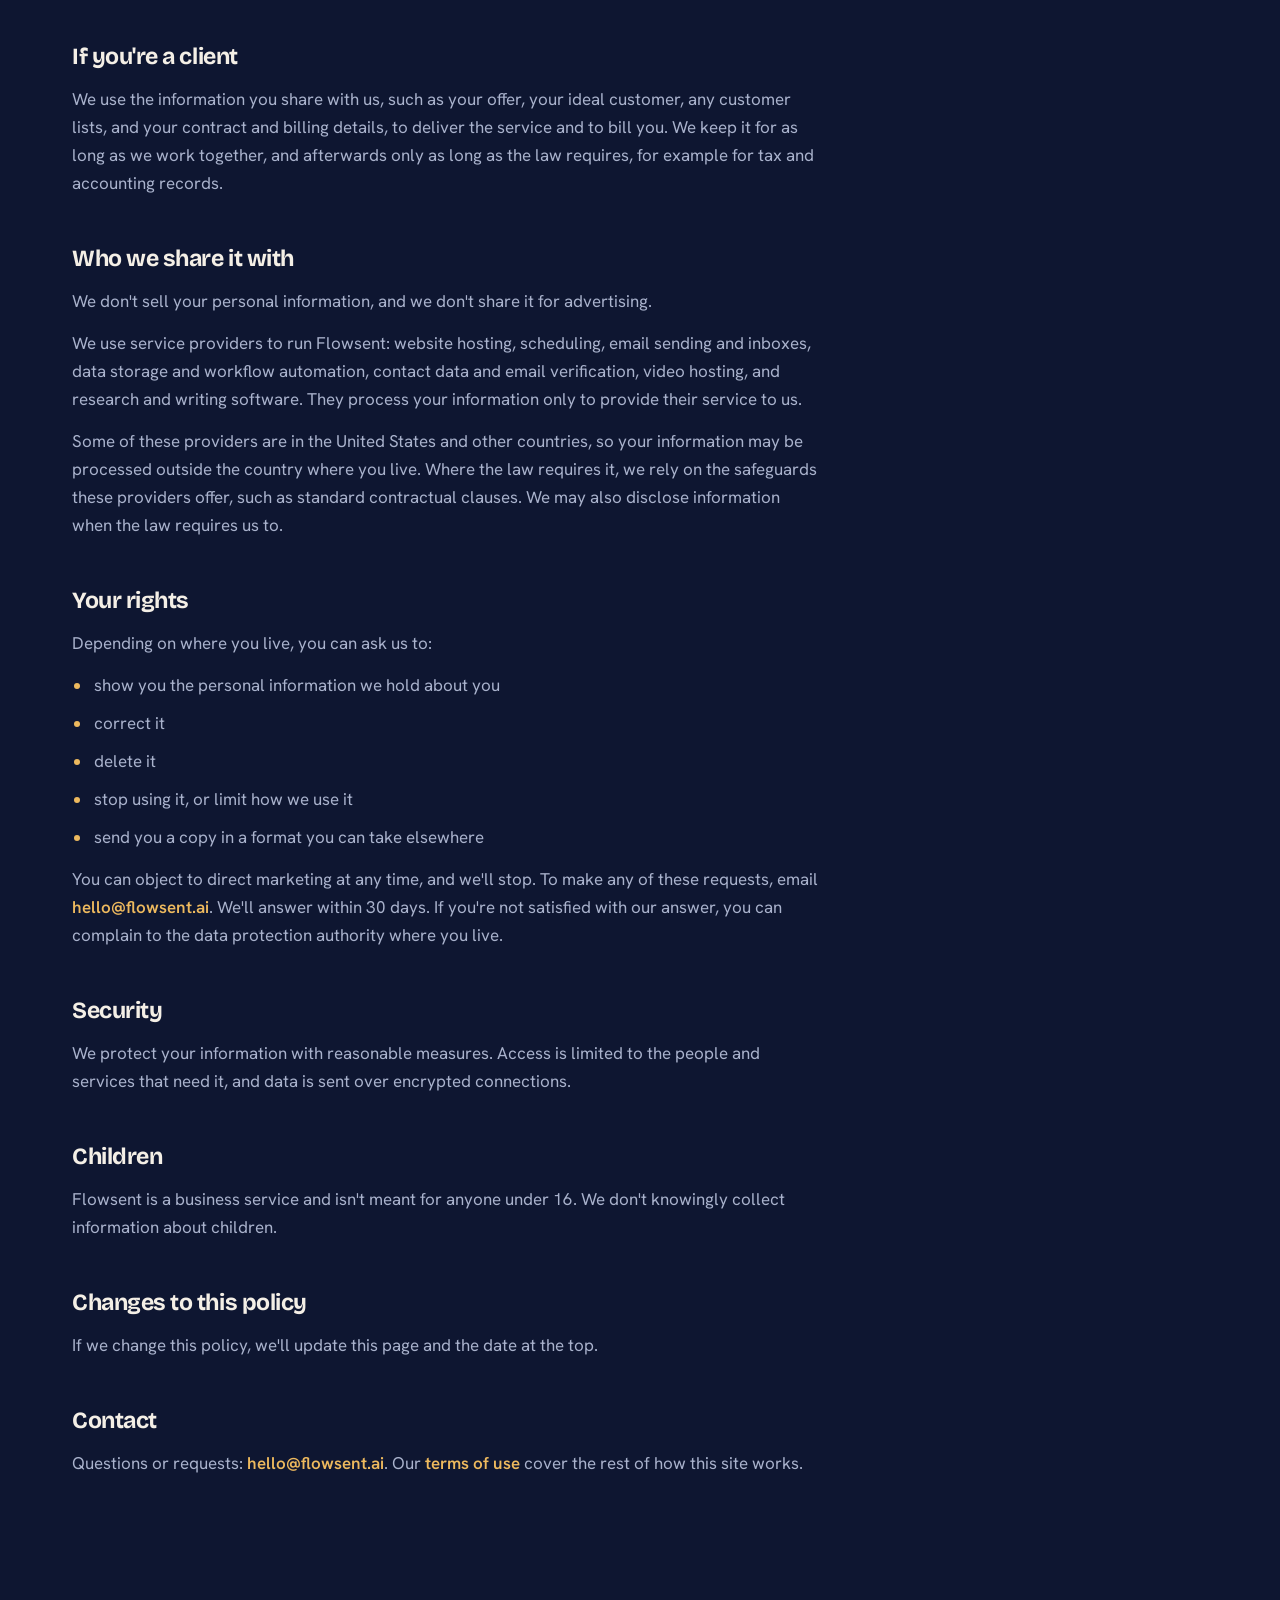
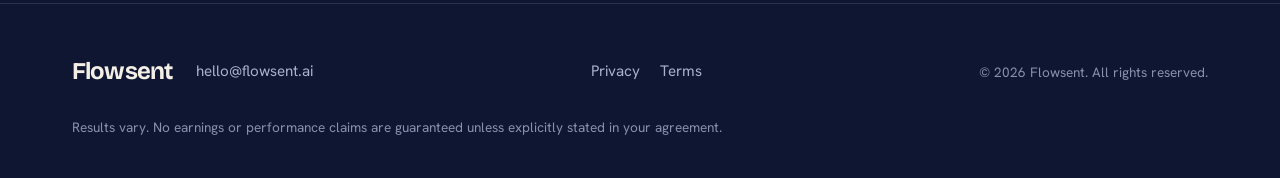
<file: privacy/index.html>
<!DOCTYPE html>
<html lang="en">
<head>
  <meta charset="UTF-8">
  <meta name="viewport" content="width=device-width, initial-scale=1.0">
  <title>Privacy policy | Flowsent</title>
  <meta name="description" content="What personal information Flowsent collects, where it comes from, how it's used, and how to opt out or ask for it to be deleted.">
  <link rel="canonical" href="https://flowsent.ai/privacy/">
  <meta name="theme-color" content="#0E1631">
  <link rel="icon" href="/favicon.svg" type="image/svg+xml">
  <link rel="apple-touch-icon" href="/apple-touch-icon.png">
  <link rel="preconnect" href="https://fonts.googleapis.com">
  <link rel="preconnect" href="https://fonts.gstatic.com" crossorigin>
  <link href="https://fonts.googleapis.com/css2?family=Bricolage+Grotesque:opsz,wght@12..96,500;12..96,700&family=Hanken+Grotesk:ital,wght@0,400;0,500;0,600;1,400;1,500&display=swap" rel="stylesheet">
  <link rel="stylesheet" href="/styles.css">
</head>
<body>

  <a class="skip-link" href="#main">Skip to content</a>

  <nav class="nav" id="nav">
    <div class="nav__inner">
      <a href="/" class="nav__logo">Flowsent</a>
      <a href="/#book" class="btn btn--small">Book a call</a>
    </div>
  </nav>

  <main id="main" class="legal">
    <div class="container">
      <article class="legal__inner">
        <h1 class="legal__title">Privacy policy</h1>
        <p class="legal__updated">Last updated October 21, 2026</p>

        <p>This policy explains what personal information Flowsent collects, where it comes from, what we do with it, and the choices you have. Flowsent is run by Irakli Morchadze, who is responsible for your information. For anything about your data, email <a href="mailto:hello@flowsent.ai">hello@flowsent.ai</a>.</p>

        <h2>If you visit this website</h2>
        <ul>
          <li>This site has no forms, and we don't use analytics, advertising or tracking cookies.</li>
          <li>Our hosting provider keeps standard server logs, such as your IP address, browser and the pages you request. They're used to keep the site secure and running.</li>
          <li>The booking calendar and our videos are embedded from a scheduling service and a video hosting service. They can set their own cookies and record things like whether a video was played and for how long, under their own privacy policies. We use the viewing statistics to improve our videos.</li>
        </ul>

        <h2>If you book a call</h2>
        <p>We collect what you enter when you book: your name, email address, phone number and the time you choose. We use it to hold the call, to send you the invite and reminders by email and text message, and to prepare for our conversation, which can include looking at public information about your company. We keep it while we're talking about working together and delete it once it's no longer needed, unless you become a client.</p>

        <h2>If we've sent you an email</h2>
        <p>Flowsent sends personal, one-to-one business emails to people whose role and company suggest our service could be useful to them. When we run campaigns for a client, we do this on the client's behalf and under their instructions.</p>
        <ul>
          <li><b>What we collect.</b> Your name, job title, company, work email address and business details, plus public information about you and your company, such as posts, interviews, podcasts and company news.</li>
          <li><b>Where it comes from.</b> Professional networking sites, company websites, other public sources, and business contact data providers. We check email addresses with a verification service before we send anything.</li>
          <li><b>Why we use it.</b> To send you a short series of business emails and to handle your replies. We rely on our legitimate interest in reaching businesses that may benefit from our services, and we keep the emails relevant to your work.</li>
          <li><b>Automation.</b> We use software to research companies, check whether they fit, and draft emails. Nothing in this process makes decisions with legal or similarly significant effects on you.</li>
          <li><b>How to stop it.</b> Reply "not interested" or "unsubscribe" to any of our emails, or write to <a href="mailto:hello@flowsent.ai">hello@flowsent.ai</a>. We'll stop emailing you and add your email address, or your company's domain, to a do-not-contact list so it doesn't happen again.</li>
          <li><b>How long we keep it.</b> As long as a campaign needs it, and no longer than 12 months after our last email to you. The do-not-contact list is kept for as long as we operate, because that's how we make sure we don't email you again.</li>
        </ul>

        <h2>If you're a client</h2>
        <p>We use the information you share with us, such as your offer, your ideal customer, any customer lists, and your contract and billing details, to deliver the service and to bill you. We keep it for as long as we work together, and afterwards only as long as the law requires, for example for tax and accounting records.</p>

        <h2>Who we share it with</h2>
        <p>We don't sell your personal information, and we don't share it for advertising.</p>
        <p>We use service providers to run Flowsent: website hosting, scheduling, email sending and inboxes, data storage and workflow automation, contact data and email verification, video hosting, and research and writing software. They process your information only to provide their service to us.</p>
        <p>Some of these providers are in the United States and other countries, so your information may be processed outside the country where you live. Where the law requires it, we rely on the safeguards these providers offer, such as standard contractual clauses. We may also disclose information when the law requires us to.</p>

        <h2>Your rights</h2>
        <p>Depending on where you live, you can ask us to:</p>
        <ul>
          <li>show you the personal information we hold about you</li>
          <li>correct it</li>
          <li>delete it</li>
          <li>stop using it, or limit how we use it</li>
          <li>send you a copy in a format you can take elsewhere</li>
        </ul>
        <p>You can object to direct marketing at any time, and we'll stop. To make any of these requests, email <a href="mailto:hello@flowsent.ai">hello@flowsent.ai</a>. We'll answer within 30 days. If you're not satisfied with our answer, you can complain to the data protection authority where you live.</p>

        <h2>Security</h2>
        <p>We protect your information with reasonable measures. Access is limited to the people and services that need it, and data is sent over encrypted connections.</p>

        <h2>Children</h2>
        <p>Flowsent is a business service and isn't meant for anyone under 16. We don't knowingly collect information about children.</p>

        <h2>Changes to this policy</h2>
        <p>If we change this policy, we'll update this page and the date at the top.</p>

        <h2>Contact</h2>
        <p>Questions or requests: <a href="mailto:hello@flowsent.ai">hello@flowsent.ai</a>. Our <a href="/terms/">terms of use</a> cover the rest of how this site works.</p>
      </article>
    </div>
  </main>

  <!-- Footer -->
  <footer class="footer">
    <div class="container footer__inner">
      <div class="footer__brand">
        <a href="/" class="nav__logo">Flowsent</a>
        <a class="footer__email" href="mailto:hello@flowsent.ai">hello@flowsent.ai</a>
      </div>
      <nav class="footer__links" aria-label="Legal">
        <a href="/privacy/" aria-current="page">Privacy</a>
        <a href="/terms/">Terms</a>
      </nav>
      <p class="footer__copy">&copy; 2026 Flowsent. All rights reserved.</p>
    </div>
    <div class="container">
      <p class="footer__legal">Results vary. No earnings or performance claims are guaranteed unless explicitly stated in your agreement.</p>
    </div>
  </footer>

  <script src="/script.js"></script>
</body>
</html>
</file>
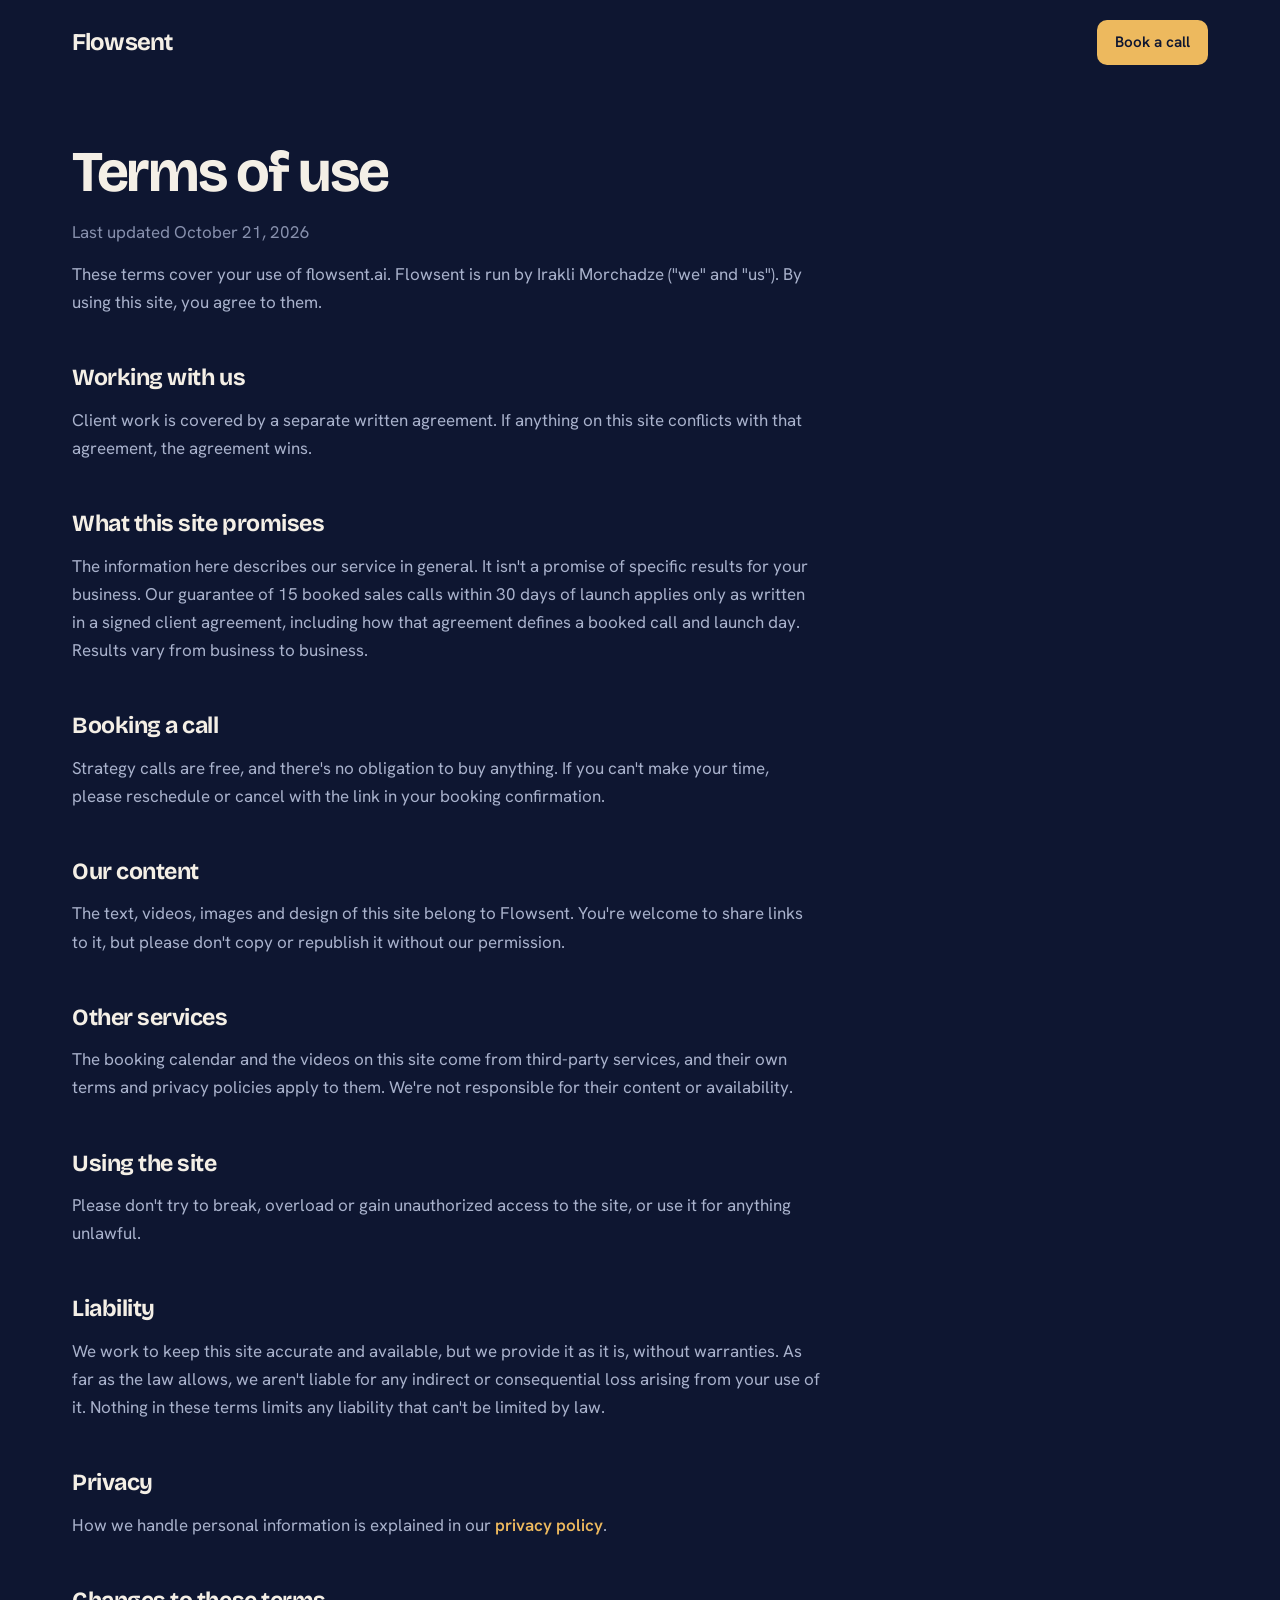
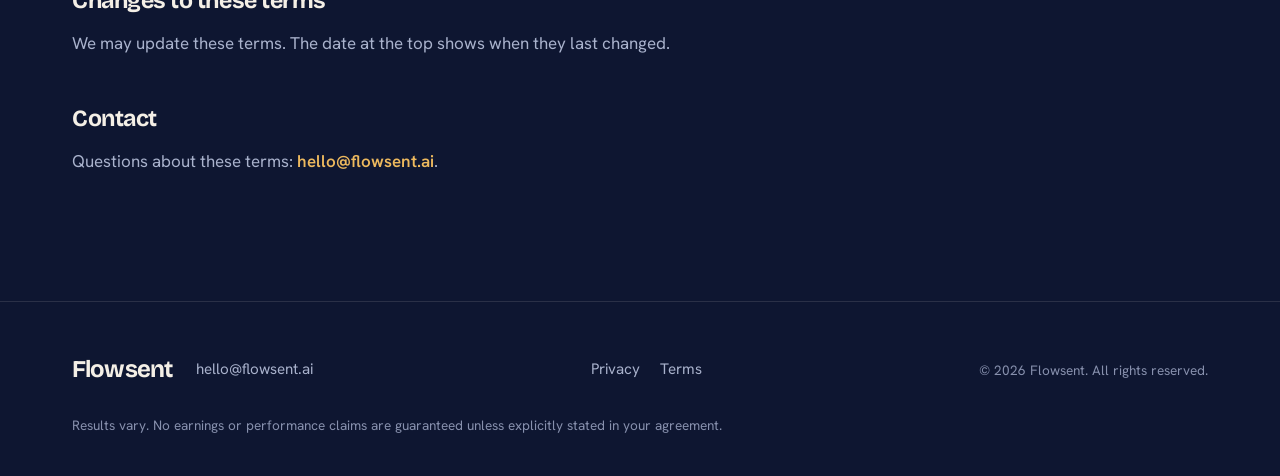
<file: terms/index.html>
<!DOCTYPE html>
<html lang="en">
<head>
  <meta charset="UTF-8">
  <meta name="viewport" content="width=device-width, initial-scale=1.0">
  <title>Terms of use | Flowsent</title>
  <meta name="description" content="The terms for using flowsent.ai, including how the guarantee and client agreements work.">
  <link rel="canonical" href="https://flowsent.ai/terms/">
  <meta name="theme-color" content="#0E1631">
  <link rel="icon" href="/favicon.svg" type="image/svg+xml">
  <link rel="apple-touch-icon" href="/apple-touch-icon.png">
  <link rel="preconnect" href="https://fonts.googleapis.com">
  <link rel="preconnect" href="https://fonts.gstatic.com" crossorigin>
  <link href="https://fonts.googleapis.com/css2?family=Bricolage+Grotesque:opsz,wght@12..96,500;12..96,700&family=Hanken+Grotesk:ital,wght@0,400;0,500;0,600;1,400;1,500&display=swap" rel="stylesheet">
  <link rel="stylesheet" href="/styles.css">
</head>
<body>

  <a class="skip-link" href="#main">Skip to content</a>

  <nav class="nav" id="nav">
    <div class="nav__inner">
      <a href="/" class="nav__logo">Flowsent</a>
      <a href="/#book" class="btn btn--small">Book a call</a>
    </div>
  </nav>

  <main id="main" class="legal">
    <div class="container">
      <article class="legal__inner">
        <h1 class="legal__title">Terms of use</h1>
        <p class="legal__updated">Last updated October 21, 2026</p>

        <p>These terms cover your use of flowsent.ai. Flowsent is run by Irakli Morchadze ("we" and "us"). By using this site, you agree to them.</p>

        <h2>Working with us</h2>
        <p>Client work is covered by a separate written agreement. If anything on this site conflicts with that agreement, the agreement wins.</p>

        <h2>What this site promises</h2>
        <p>The information here describes our service in general. It isn't a promise of specific results for your business. Our guarantee of 15 booked sales calls within 30 days of launch applies only as written in a signed client agreement, including how that agreement defines a booked call and launch day. Results vary from business to business.</p>

        <h2>Booking a call</h2>
        <p>Strategy calls are free, and there's no obligation to buy anything. If you can't make your time, please reschedule or cancel with the link in your booking confirmation.</p>

        <h2>Our content</h2>
        <p>The text, videos, images and design of this site belong to Flowsent. You're welcome to share links to it, but please don't copy or republish it without our permission.</p>

        <h2>Other services</h2>
        <p>The booking calendar and the videos on this site come from third-party services, and their own terms and privacy policies apply to them. We're not responsible for their content or availability.</p>

        <h2>Using the site</h2>
        <p>Please don't try to break, overload or gain unauthorized access to the site, or use it for anything unlawful.</p>

        <h2>Liability</h2>
        <p>We work to keep this site accurate and available, but we provide it as it is, without warranties. As far as the law allows, we aren't liable for any indirect or consequential loss arising from your use of it. Nothing in these terms limits any liability that can't be limited by law.</p>

        <h2>Privacy</h2>
        <p>How we handle personal information is explained in our <a href="/privacy/">privacy policy</a>.</p>

        <h2>Changes to these terms</h2>
        <p>We may update these terms. The date at the top shows when they last changed.</p>

        <h2>Contact</h2>
        <p>Questions about these terms: <a href="mailto:hello@flowsent.ai">hello@flowsent.ai</a>.</p>
      </article>
    </div>
  </main>

  <!-- Footer -->
  <footer class="footer">
    <div class="container footer__inner">
      <div class="footer__brand">
        <a href="/" class="nav__logo">Flowsent</a>
        <a class="footer__email" href="mailto:hello@flowsent.ai">hello@flowsent.ai</a>
      </div>
      <nav class="footer__links" aria-label="Legal">
        <a href="/privacy/">Privacy</a>
        <a href="/terms/" aria-current="page">Terms</a>
      </nav>
      <p class="footer__copy">&copy; 2026 Flowsent. All rights reserved.</p>
    </div>
    <div class="container">
      <p class="footer__legal">Results vary. No earnings or performance claims are guaranteed unless explicitly stated in your agreement.</p>
    </div>
  </footer>

  <script src="/script.js"></script>
</body>
</html>
</file>
<file: styles.css>
/* ============================================
   flowsent.ai — Midnight & gold
   One page in the order a prospect decides:
   promise, video, booking, the founder, answers.
   ============================================ */

:root {
  --night: #0E1631;          /* page */
  --night-2: #17224A;        /* raised panels */
  --night-3: #1E2B58;
  --gold: #EDB95E;           /* the one accent — 9.9:1 on --night */
  --gold-deep: #D9A246;
  --cream: #F4EFE6;          /* headings — 16.5:1 on --night */
  --haze: #A9B2CC;           /* body copy — 8.4:1 on --night */
  --dim: #8790AD;            /* captions — 5.6:1 on --night */
  --line: rgba(244, 239, 230, 0.12);
  --display: 'Bricolage Grotesque', 'Segoe UI', sans-serif;
  --body: 'Hanken Grotesk', -apple-system, BlinkMacSystemFont, 'Segoe UI', sans-serif;
  --transition: 0.2s ease;
}

/* Reset */
*, *::before, *::after { margin: 0; padding: 0; box-sizing: border-box; }

html {
  scroll-behavior: smooth;
  scroll-padding-top: 80px;
}

body {
  font-family: var(--body);
  font-size: 1.0625rem;
  line-height: 1.65;
  background: var(--night);
  color: var(--haze);
  overflow-x: hidden;
  -webkit-font-smoothing: antialiased;
}

a { color: inherit; text-decoration: none; }
img { max-width: 100%; display: block; }
ul, ol { list-style: none; }

.container {
  max-width: 1200px;
  margin: 0 auto;
  padding: 0 32px;
}

.visually-hidden {
  position: absolute;
  width: 1px;
  height: 1px;
  padding: 0;
  margin: -1px;
  overflow: hidden;
  clip: rect(0 0 0 0);
  white-space: nowrap;
  border: 0;
}

.skip-link {
  position: fixed;
  top: 16px;
  left: 16px;
  z-index: 2000;
  padding: 10px 18px;
  background: var(--cream);
  color: var(--night);
  border-radius: 10px;
  font-weight: 600;
  transform: translateY(-200%);
  transition: transform var(--transition);
}

.skip-link:focus { transform: translateY(0); }

a:focus-visible,
button:focus-visible,
summary:focus-visible {
  outline: 2px solid var(--gold);
  outline-offset: 3px;
  border-radius: 4px;
}

/* ============================================
   Navigation
   ============================================ */

.nav {
  position: fixed;
  top: 0;
  left: 0;
  right: 0;
  z-index: 1000;
  padding: 20px 0;
  border-bottom: 1px solid transparent;
  transition: padding var(--transition), background var(--transition), border-color var(--transition);
}

.nav--scrolled {
  padding: 12px 0;
  background: rgba(14, 22, 49, 0.9);
  backdrop-filter: blur(10px);
  -webkit-backdrop-filter: blur(10px);
  border-bottom-color: var(--line);
}

.nav__inner {
  max-width: 1200px;
  margin: 0 auto;
  padding: 0 32px;
  display: flex;
  align-items: center;
  justify-content: space-between;
}

.nav__logo {
  font-family: var(--display);
  font-weight: 700;
  font-size: 1.5rem;
  letter-spacing: -0.035em;
  color: var(--cream);
}

.nav__links {
  display: flex;
  align-items: center;
  gap: 32px;
}

.nav__links a:not(.btn) {
  font-size: 0.95rem;
  color: var(--haze);
  transition: color var(--transition);
}

.nav__links a:not(.btn):hover { color: var(--cream); }

.nav__hamburger {
  display: none;
  width: 44px;
  height: 44px;
  flex-direction: column;
  align-items: center;
  justify-content: center;
  gap: 5px;
  background: none;
  border: none;
  cursor: pointer;
  margin-right: -10px;
}

.nav__hamburger span {
  display: block;
  width: 22px;
  height: 2px;
  background: var(--cream);
  border-radius: 2px;
  transition: transform var(--transition), opacity var(--transition);
}

.nav__hamburger.active span:nth-child(1) { transform: translateY(7px) rotate(45deg); }
.nav__hamburger.active span:nth-child(2) { opacity: 0; }
.nav__hamburger.active span:nth-child(3) { transform: translateY(-7px) rotate(-45deg); }

.mobile-menu {
  display: none;
  position: absolute;
  top: 100%;
  left: 0;
  right: 0;
  background: var(--night-2);
  border-top: 1px solid var(--line);
  border-bottom: 1px solid var(--line);
  padding: 8px 24px 24px;
  flex-direction: column;
}

.mobile-menu.active { display: flex; }

/* Never show the mobile menu at desktop widths, even if left open
   before a resize/rotation */
@media (min-width: 769px) {
  .mobile-menu { display: none !important; }
}

.mobile-menu a:not(.btn) {
  font-size: 1.05rem;
  color: var(--cream);
  padding: 14px 0;
  border-bottom: 1px solid var(--line);
}

.mobile-menu .btn { margin-top: 20px; }

/* ============================================
   Buttons
   ============================================ */

.btn {
  display: inline-flex;
  align-items: center;
  justify-content: center;
  font-family: var(--body);
  font-size: 1rem;
  font-weight: 600;
  padding: 15px 26px;
  border-radius: 10px;
  background: var(--gold);
  color: var(--night);
  white-space: nowrap;
  transition: background var(--transition);
}

.btn:hover { background: var(--gold-deep); }

.btn--small {
  padding: 10px 18px;
  font-size: 0.95rem;
}

/* ============================================
   Shared section styles
   ============================================ */

/* Anchor offset for the fixed nav is handled once, globally,
   by scroll-padding-top on html — do not add scroll-margin here. */

.section {
  padding: 128px 0;
  border-top: 1px solid var(--line);
}

.section-title {
  font-family: var(--display);
  font-weight: 700;
  font-size: clamp(2rem, 3.6vw, 3rem);
  line-height: 1.05;
  letter-spacing: -0.035em;
  color: var(--cream);
  max-width: 18em;
  margin-bottom: 56px;
  text-wrap: balance;
}

/* ============================================
   Hero: headline, subheadline, then the video
   ============================================ */

.hero {
  padding: 144px 0 112px;
}

.hero__title {
  font-family: var(--display);
  font-weight: 700;
  font-size: clamp(2.7rem, 5.6vw, 5rem);
  line-height: 0.98;
  letter-spacing: -0.045em;
  color: var(--cream);
  max-width: 13em;
  margin-bottom: 28px;
  text-wrap: balance;
}

.hero__sub {
  max-width: 36em;
  font-size: 1.25rem;
  line-height: 1.6;
  margin-bottom: 48px;
}

/* The video frame. Until the recording exists it holds a short note;
   the host's iframe replaces .vsl__pending and fills the frame. */
.vsl {
  border-radius: 16px;
  background: var(--night-2);
  box-shadow:
    0 0 0 1px rgba(237, 185, 94, 0.32),
    0 40px 80px -40px rgba(0, 0, 0, 0.8);
}

.vsl iframe {
  display: block;
  width: 100%;
  height: auto;
  aspect-ratio: 16 / 9;
  border: 0;
  border-radius: inherit;
}

/* The welcome video is filmed 4:3, not 16:9; capped so it's no taller than the 16:9 players */
.vsl--4x3 { max-width: 760px; }
.vsl--4x3 iframe { aspect-ratio: 4 / 3; }

/* No fixed height, so on a phone the frame grows to fit the note */
.vsl__pending {
  aspect-ratio: 16 / 9;
  display: flex;
  flex-direction: column;
  align-items: center;
  justify-content: center;
  padding: 48px 32px;
  text-align: center;
}

.vsl__pending img {
  width: 72px;
  height: 72px;
  border-radius: 50%;
  margin-bottom: 24px;
}

.vsl__title {
  font-family: var(--display);
  font-weight: 700;
  font-size: clamp(1.4rem, 2.4vw, 1.9rem);
  line-height: 1.15;
  letter-spacing: -0.025em;
  color: var(--cream);
  margin-bottom: 12px;
}

.vsl__pending p:last-child { max-width: 32em; }

.vsl__guarantee {
  margin-top: 24px;
  padding-left: 16px;
  border-left: 2px solid var(--gold);
  font-size: 1.05rem;
  color: var(--cream);
}

/* ============================================
   Book a call
   ============================================ */

.book__head {
  display: grid;
  grid-template-columns: 1fr 1fr;
  gap: 64px;
  align-items: end;
  margin-bottom: 48px;
}

.book__head .section-title { margin-bottom: 0; }

.book__head p {
  max-width: 30em;
  font-size: 1.15rem;
}

.book__calendly {
  border-radius: 16px;
  overflow: hidden;
  background: var(--night-2);
}

.book__calendly iframe {
  display: block;
  width: 100%;
  min-width: 300px;
  height: 720px;
  border: 0;
}

.book__note {
  margin-top: 20px;
  color: var(--haze);
}

.book__note a,
.about__contact a,
.faq__intro a {
  color: var(--gold);
  font-weight: 600;
}

.book__note a:hover,
.about__contact a:hover,
.faq__intro a:hover { text-decoration: underline; }

/* ============================================
   About the founder: the photo stands on the
   line where the FAQ begins
   ============================================ */

.about { padding-bottom: 0; }

.about__inner {
  display: grid;
  grid-template-columns: 7fr 5fr;
  gap: 72px;
  align-items: end;
}

.about__text {
  align-self: center;
  padding-bottom: 128px;
}

.about__text .section-title { margin-bottom: 32px; }

.about__text > p {
  max-width: 34em;
  font-size: 1.15rem;
  line-height: 1.75;
  margin-bottom: 18px;
}

.about__text > p.about__contact {
  margin: 32px 0 0;
  font-size: 1.05rem;
}

.portrait {
  position: relative;
}

.portrait img {
  width: 100%;
  height: auto;
  aspect-ratio: 4 / 5;
  object-fit: cover;
  border-radius: 999px 999px 0 0;
}

.portrait figcaption {
  position: absolute;
  left: -48px;
  bottom: 64px;
  padding: 14px 18px;
  border-radius: 10px;
  background: var(--cream);
  color: var(--night);
  font-size: 0.95rem;
  line-height: 1.45;
  box-shadow: 0 18px 40px -20px rgba(0, 0, 0, 0.6);
}

.portrait figcaption b {
  display: block;
  font-family: var(--display);
  font-weight: 700;
  font-size: 1.05rem;
  letter-spacing: -0.01em;
}

/* ============================================
   FAQ
   ============================================ */

.faq__inner {
  display: grid;
  grid-template-columns: 4fr 7fr;
  gap: 64px;
  align-items: start;
}

.faq__intro .section-title { margin-bottom: 24px; }

.faq__item { border-bottom: 1px solid var(--line); }
.faq__item:first-child { border-top: 1px solid var(--line); }

.faq__item summary {
  display: flex;
  align-items: center;
  justify-content: space-between;
  gap: 16px;
  padding: 22px 0;
  color: var(--cream);
  cursor: pointer;
  list-style: none;
}

.faq__item summary h3 {
  font-family: var(--body);
  font-size: 1.1rem;
  font-weight: 500;
  line-height: 1.4;
}

.faq__item summary::-webkit-details-marker { display: none; }

.faq__item summary::after {
  content: '+';
  content: '+' / ''; /* alt-text syntax: hides the glyph from screen readers */
  flex-shrink: 0;
  font-size: 1.5rem;
  font-weight: 400;
  line-height: 1;
  color: var(--gold);
  transition: transform var(--transition);
}

.faq__item[open] summary::after { transform: rotate(45deg); }

.faq__item p {
  max-width: 38em;
  padding-bottom: 24px;
}

/* ============================================
   Pre-call page: the steps a booked prospect
   takes before the call, down one gold rail
   ============================================ */

.precall-hero { padding-bottom: 88px; }
.precall-hero .hero__title { max-width: 11em; }
.precall-hero .hero__sub { margin-bottom: 0; }

.precall-booked {
  margin-top: 32px;
  padding-left: 16px;
  border-left: 2px solid var(--gold);
  font-size: 1.05rem;
  color: var(--cream);
}

.precall-steps { padding-bottom: 128px; }

.step {
  position: relative;
  display: grid;
  grid-template-columns: 56px minmax(0, 1fr);
  column-gap: 40px;
  padding-bottom: 104px;
}

/* The rail runs from each number down to the next one */
.step::before {
  content: '';
  position: absolute;
  left: 27px;
  top: 72px;
  bottom: 16px;
  width: 2px;
  background: rgba(237, 185, 94, 0.28);
}

.step:last-child { padding-bottom: 0; }
.step:last-child::before { display: none; }

.step__num {
  width: 56px;
  height: 56px;
  display: flex;
  align-items: center;
  justify-content: center;
  border: 2px solid var(--gold);
  border-radius: 50%;
  font-family: var(--display);
  font-weight: 700;
  font-size: 1.35rem;
  color: var(--gold);
}

.step__title {
  font-family: var(--display);
  font-weight: 700;
  font-size: clamp(1.75rem, 3vw, 2.5rem);
  line-height: 1.08;
  letter-spacing: -0.03em;
  color: var(--cream);
  margin: 8px 0 14px;
}

.step__lede {
  max-width: 36em;
  font-size: 1.15rem;
  margin-bottom: 36px;
}

/* Step 2: what the invite looks like, and the button to press */
.invite {
  display: grid;
  grid-template-columns: 6fr 5fr;
  gap: 56px;
  align-items: center;
}

.invite__card {
  max-width: 520px;
  padding: 28px 28px 24px;
  border-radius: 14px;
  background: var(--cream);
  color: var(--night);
  box-shadow: 0 40px 80px -40px rgba(0, 0, 0, 0.8);
}

.invite__subject {
  font-family: var(--display);
  font-weight: 700;
  font-size: 1.2rem;
  line-height: 1.3;
  letter-spacing: -0.01em;
  margin-bottom: 12px;
}

.invite__meta {
  font-size: 0.95rem;
  color: #4A5272;            /* 7.2:1 on --cream */
}

.invite__rsvp {
  display: flex;
  align-items: center;
  flex-wrap: wrap;
  gap: 10px;
  margin-top: 22px;
  padding-top: 18px;
  border-top: 1px solid rgba(14, 22, 49, 0.12);
  font-size: 0.95rem;
}

.invite__rsvp > span:first-child { margin-right: 6px; }

.invite__choice {
  padding: 6px 16px;
  border: 1px solid rgba(14, 22, 49, 0.22);
  border-radius: 999px;
}

/* The one moving thing on the page: Yes pulses a few times to show where to click */
.invite__choice--yes {
  background: var(--gold);
  border-color: var(--gold-deep);
  font-weight: 600;
  animation: rsvp-pulse 1.8s ease-out 0.8s 3;
}

@keyframes rsvp-pulse {
  from { box-shadow: 0 0 0 0 rgba(217, 162, 70, 0.6); }
  to { box-shadow: 0 0 0 16px rgba(217, 162, 70, 0); }
}

.invite__how li {
  max-width: 26em;
  font-size: 1.1rem;
  margin-bottom: 20px;
}

.invite__how li:last-child { margin-bottom: 0; }

.invite__how b {
  font-weight: 600;
  color: var(--cream);
}

/* Step 4: written answers in the FAQ's open-and-close rows; a video, when it exists,
   sits above the text inside its answer */
.answers .faq__item p { padding-bottom: 16px; }
.answers .faq__item p:last-child { padding-bottom: 28px; }
.answers .faq__item .vsl { margin-bottom: 20px; }

.precall-end__inner {
  display: flex;
  align-items: center;
  gap: 32px;
}

.precall-end__inner img {
  width: 96px;
  height: 96px;
  flex-shrink: 0;
  border-radius: 50%;
}

.precall-end .section-title { margin-bottom: 12px; }

.precall-end p { max-width: 36em; }

.precall-end a {
  color: var(--gold);
  font-weight: 600;
}

.precall-end a:hover { text-decoration: underline; }

/* ============================================
   Privacy and terms
   ============================================ */

.legal { padding: 144px 0 112px; }

.legal__inner { max-width: 44em; }

.legal__title {
  font-family: var(--display);
  font-weight: 700;
  font-size: clamp(2.4rem, 4.6vw, 3.6rem);
  line-height: 1;
  letter-spacing: -0.04em;
  color: var(--cream);
  margin-bottom: 16px;
}

.legal__updated {
  color: var(--dim);
  margin-bottom: 48px;
}

.legal h2 {
  font-family: var(--display);
  font-weight: 700;
  font-size: 1.45rem;
  line-height: 1.2;
  letter-spacing: -0.02em;
  color: var(--cream);
  margin: 48px 0 14px;
}

.legal p { margin-bottom: 14px; }

.legal ul { margin-bottom: 14px; }

.legal li {
  position: relative;
  padding-left: 22px;
  margin-bottom: 10px;
}

.legal li::before {
  content: '';
  position: absolute;
  left: 2px;
  top: 0.7em;
  width: 6px;
  height: 6px;
  border-radius: 50%;
  background: var(--gold);
}

.legal li b { color: var(--cream); font-weight: 600; }

.legal a {
  color: var(--gold);
  font-weight: 600;
}

.legal a:hover { text-decoration: underline; }

/* ============================================
   Footer
   ============================================ */

.footer {
  padding: 48px 0 40px;
  border-top: 1px solid var(--line);
}

.footer__inner {
  display: flex;
  align-items: center;
  justify-content: space-between;
  gap: 24px;
  flex-wrap: wrap;
  padding-bottom: 24px;
}

.footer__brand {
  display: flex;
  align-items: center;
  gap: 24px;
  flex-wrap: wrap;
}

.footer__email {
  font-size: 0.95rem;
  color: var(--haze);
  transition: color var(--transition);
}

.footer__email:hover { color: var(--cream); }

.footer__links {
  display: flex;
  gap: 20px;
  font-size: 0.95rem;
}

.footer__links a { transition: color var(--transition); }
.footer__links a:hover { color: var(--cream); }

.footer__copy,
.footer__legal {
  font-size: 0.85rem;
  color: var(--dim);
}

/* ============================================
   Responsive
   ============================================ */

@media (max-width: 900px) {
  .book__head,
  .about__inner,
  .faq__inner { grid-template-columns: 1fr; gap: 32px; }

  .about__text { padding-bottom: 0; }
  .portrait { max-width: 420px; }
  .portrait figcaption { left: 16px; }

  .invite { grid-template-columns: 1fr; gap: 32px; }
}

@media (max-width: 768px) {
  .nav__links { display: none; }
  .nav__hamburger { display: flex; }

  .container,
  .nav__inner { padding: 0 20px; }

  .section { padding: 88px 0; }
  .section-title { margin-bottom: 40px; }

  .hero { padding: 120px 0 88px; }
  .hero__sub { font-size: 1.1rem; margin-bottom: 40px; }

  .vsl { border-radius: 12px; }
  .vsl__pending { padding: 32px 20px; }
  .vsl__pending img { width: 56px; height: 56px; margin-bottom: 16px; }

  .book__head { margin-bottom: 32px; }
  .book__calendly iframe { height: 1040px; }

  .about { padding-bottom: 0; }
  .about__text > p { font-size: 1.1rem; }

  /* The rail needs width a phone doesn't have: numbers sit above the titles */
  .precall-hero { padding-bottom: 64px; }
  .precall-steps { padding-bottom: 88px; }
  .step { grid-template-columns: minmax(0, 1fr); padding-bottom: 72px; }
  .step::before { display: none; }
  .step__num { width: 44px; height: 44px; font-size: 1.1rem; margin-bottom: 8px; }
  .step__lede { font-size: 1.05rem; margin-bottom: 28px; }
  .invite__card { padding: 22px 20px 20px; }
  .precall-end__inner { flex-direction: column; align-items: flex-start; gap: 20px; }
  .precall-end__inner img { width: 72px; height: 72px; }

  .legal { padding: 120px 0 88px; }
}

@media (max-width: 640px) {
  .hero__title { font-size: 2.4rem; }

  .footer__inner {
    flex-direction: column;
    align-items: flex-start;
  }
}

/* ============================================
   Reduced Motion
   ============================================ */

@media (prefers-reduced-motion: reduce) {
  *,
  *::before,
  *::after {
    animation-duration: 0.01ms !important;
    animation-iteration-count: 1 !important;
    transition-duration: 0.01ms !important;
    transition-delay: 0ms !important;
  }

  html { scroll-behavior: auto; }
}
</file>
